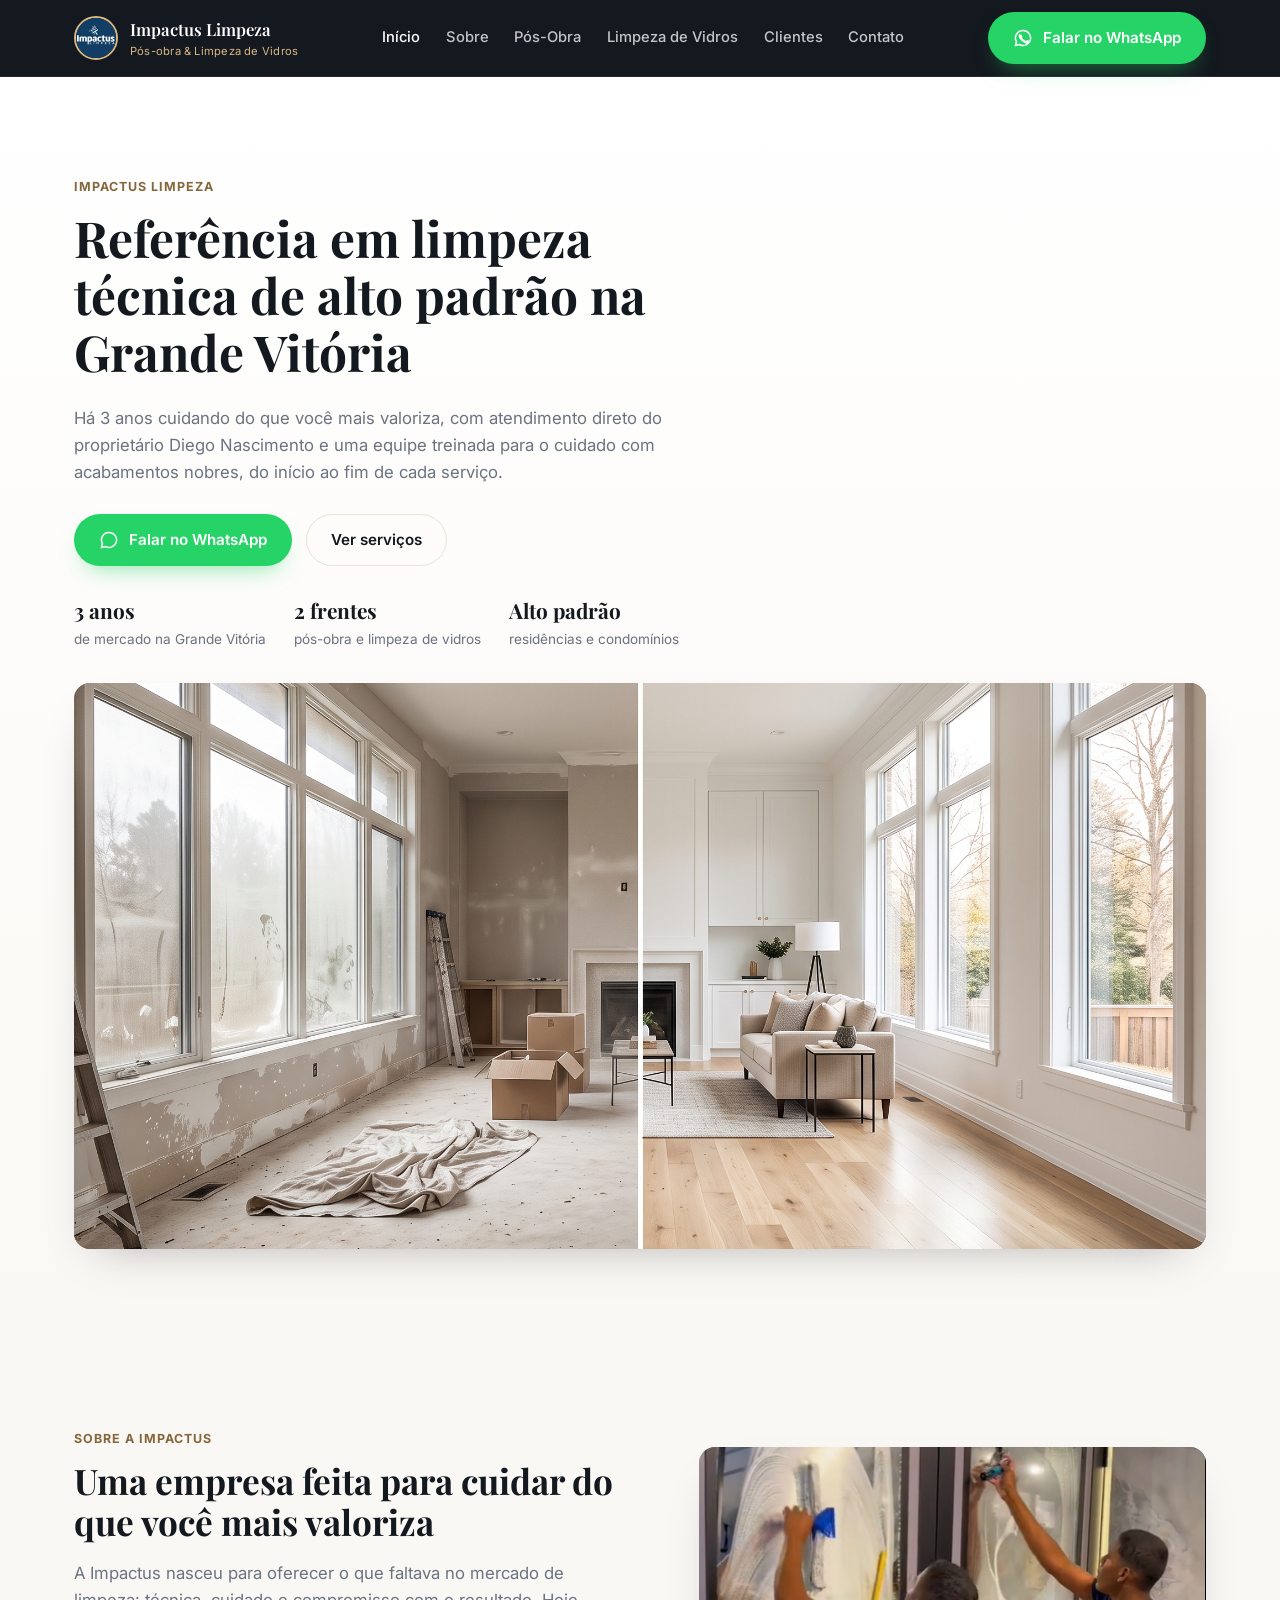
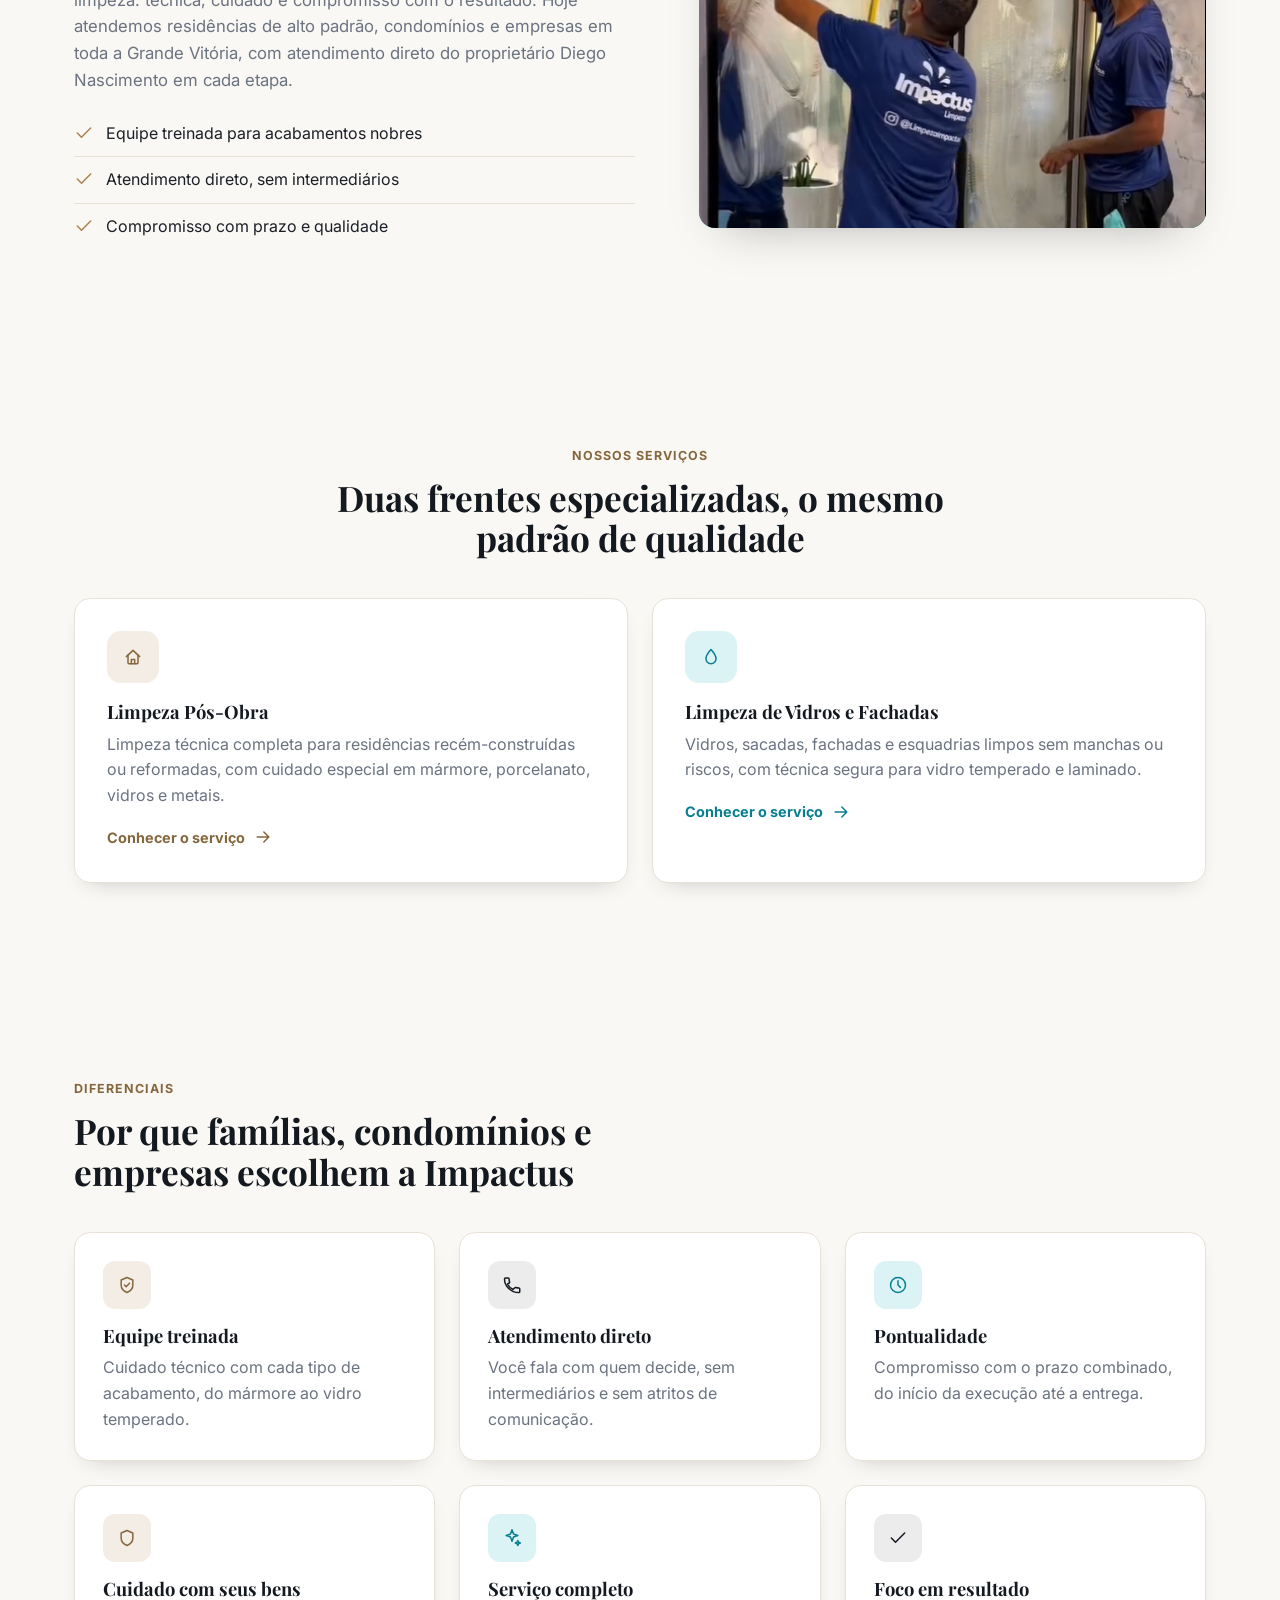
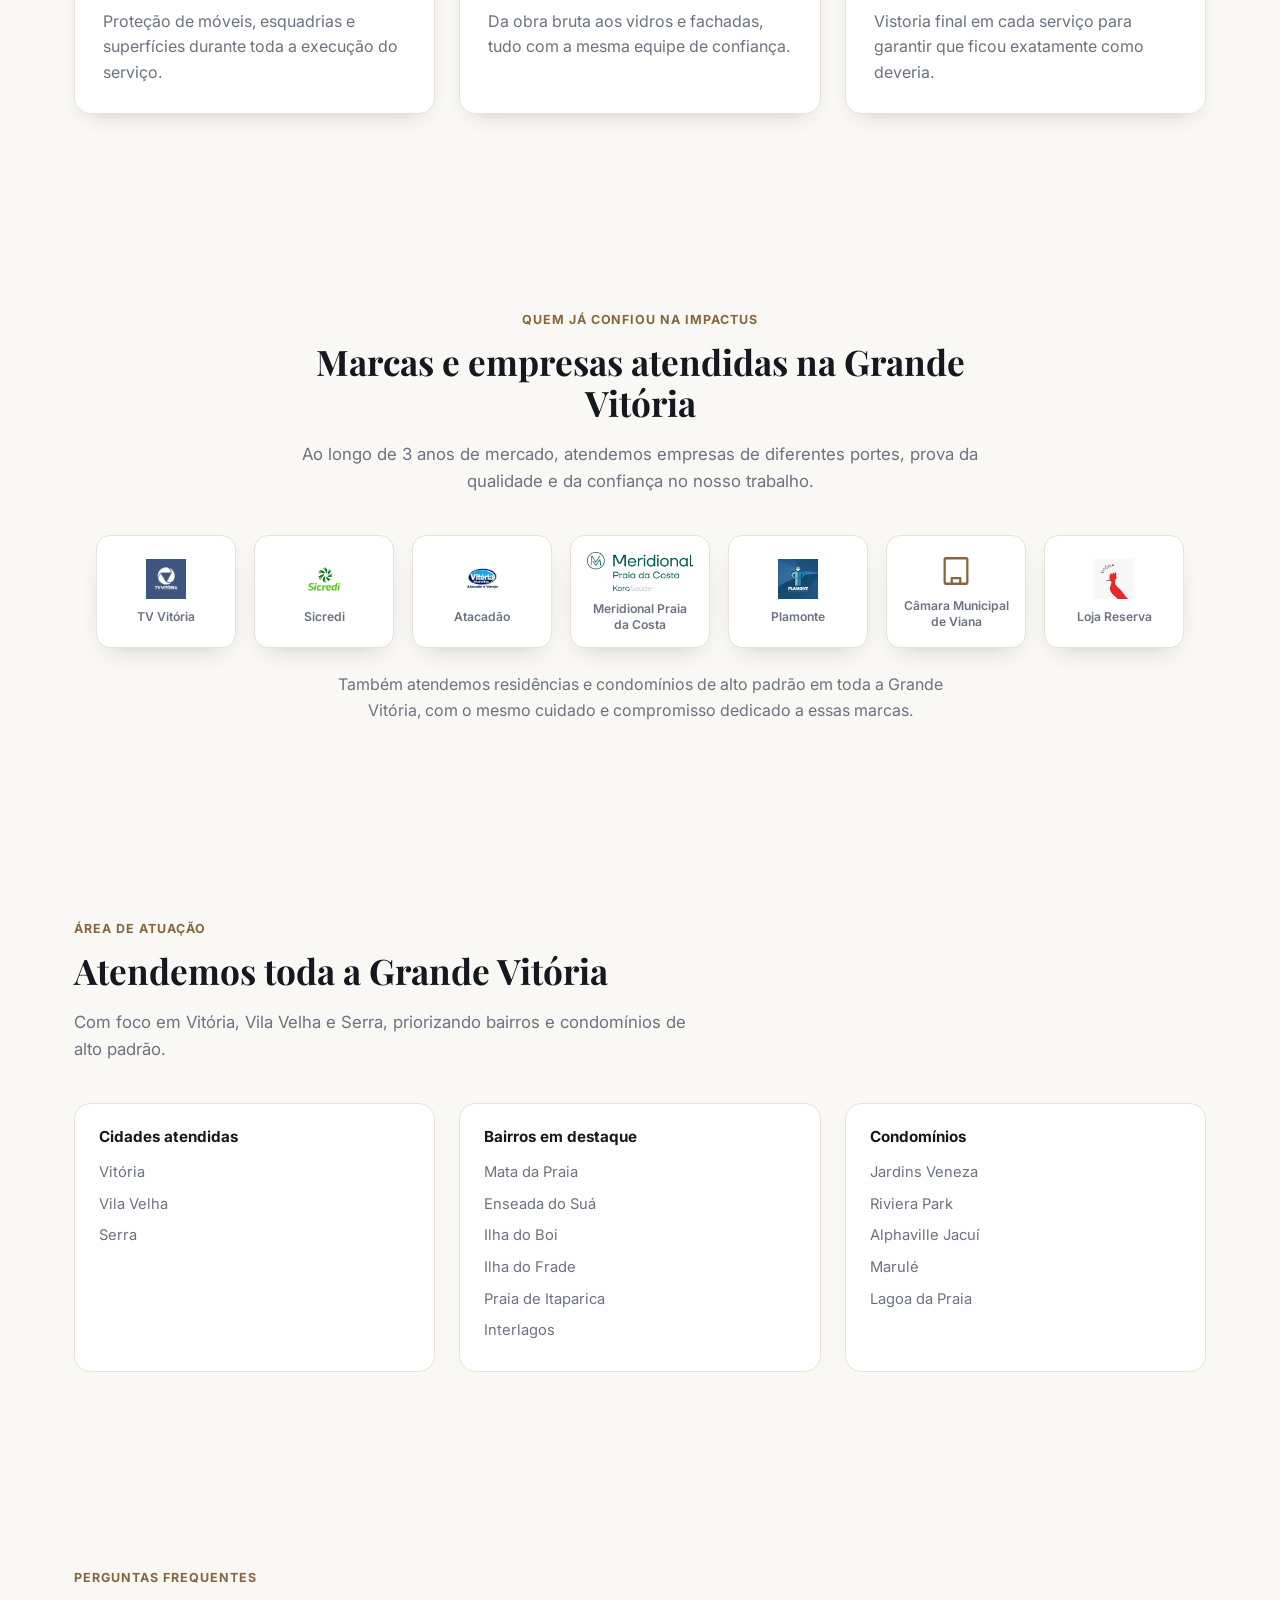
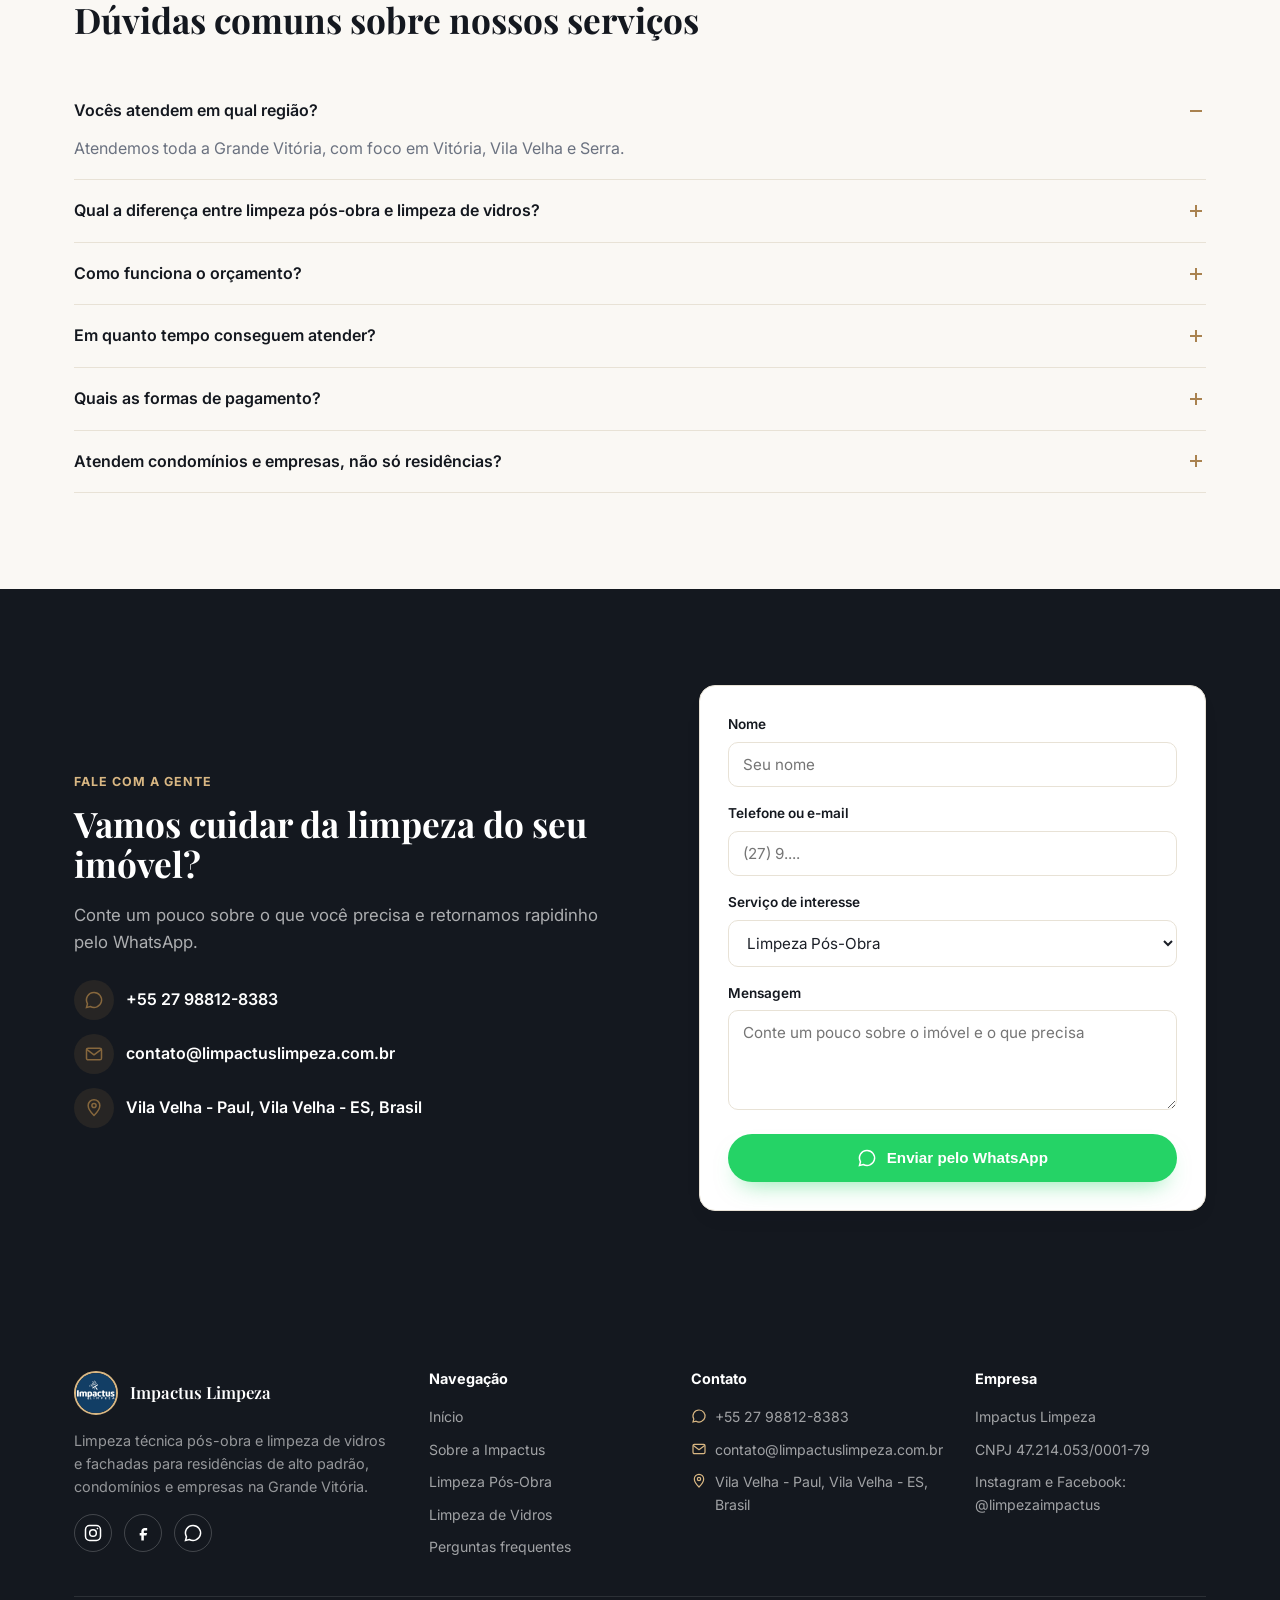
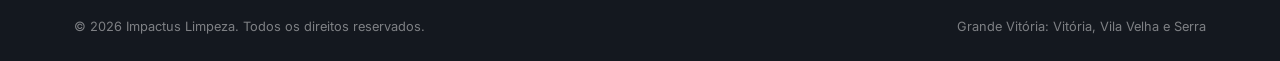
<file: index.html>
<!DOCTYPE html>
<html lang="pt-BR">
<head>
<!-- Google Tag Manager -->
<script>(function(w,d,s,l,i){w[l]=w[l]||[];w[l].push({'gtm.start':
new Date().getTime(),event:'gtm.js'});var f=d.getElementsByTagName(s)[0],
j=d.createElement(s),dl=l!='dataLayer'?'&l='+l:'';j.async=true;j.src=
'https://www.googletagmanager.com/gtm.js?id='+i+dl;f.parentNode.insertBefore(j,f);
})(window,document,'script','dataLayer','GTM-KTG7ZKSV');</script>
<!-- End Google Tag Manager -->
<meta charset="UTF-8">
<meta name="viewport" content="width=device-width, initial-scale=1.0">
<title>Impactus Limpeza | Pós-Obra e Limpeza de Vidros em Vitória, Vila Velha e Serra</title>
<meta name="description" content="Limpeza pós-obra e limpeza de vidros e fachadas para residências de alto padrão, condomínios e empresas na Grande Vitória. Atendimento direto, equipe especializada, orçamento pelo WhatsApp.">
<link rel="canonical" href="https://limpactuslimpeza.com.br/">
<meta property="og:type" content="website">
<meta property="og:locale" content="pt_BR">
<meta property="og:site_name" content="Impactus Limpeza">
<meta property="og:title" content="Impactus Limpeza | Pós-Obra e Limpeza de Vidros em Vitória, Vila Velha e Serra">
<meta property="og:description" content="Limpeza pós-obra e limpeza de vidros e fachadas para residências de alto padrão, condomínios e empresas na Grande Vitória. Atendimento direto, equipe especializada, orçamento pelo WhatsApp.">
<meta property="og:url" content="https://limpactuslimpeza.com.br/">
<meta property="og:image" content="https://limpactuslimpeza.com.br/assets/logo.jpg">
<meta name="twitter:card" content="summary_large_image">
<meta name="twitter:title" content="Impactus Limpeza | Pós-Obra e Limpeza de Vidros em Vitória, Vila Velha e Serra">
<meta name="twitter:description" content="Limpeza pós-obra e limpeza de vidros e fachadas para residências de alto padrão, condomínios e empresas na Grande Vitória.">
<meta name="twitter:image" content="https://limpactuslimpeza.com.br/assets/logo.jpg">
<link rel="icon" type="image/jpeg" href="assets/logo.jpg">
<link rel="preconnect" href="https://fonts.googleapis.com">
<link rel="preconnect" href="https://fonts.gstatic.com" crossorigin>
<link href="https://fonts.googleapis.com/css2?family=Playfair+Display:wght@500;600;700&family=Inter:wght@400;500;600;700&display=swap" rel="stylesheet">
<link rel="stylesheet" href="assets/css/style.css">
<link rel="stylesheet" href="assets/css/home.css">
<script type="application/ld+json">
{
  "@context": "https://schema.org",
  "@graph": [
    {
      "@type": "LocalBusiness",
      "@id": "https://limpactuslimpeza.com.br/#organization",
      "name": "Impactus Limpeza",
      "image": "https://limpactuslimpeza.com.br/assets/logo.jpg",
      "logo": "https://limpactuslimpeza.com.br/assets/logo.jpg",
      "url": "https://limpactuslimpeza.com.br/",
      "telephone": "+5527988128383",
      "email": "contato@limpactuslimpeza.com.br",
      "priceRange": "$$",
      "description": "Limpeza técnica pós-obra e limpeza de vidros e fachadas para residências de alto padrão, condomínios e empresas na Grande Vitória.",
      "address": {
        "@type": "PostalAddress",
        "addressLocality": "Vila Velha",
        "addressRegion": "ES",
        "addressCountry": "BR"
      },
      "areaServed": [
        { "@type": "City", "name": "Vitória" },
        { "@type": "City", "name": "Vila Velha" },
        { "@type": "City", "name": "Serra" }
      ],
      "sameAs": [
        "https://instagram.com/limpezaimpactus",
        "https://facebook.com/limpezaimpactus"
      ],
      "makesOffer": [
        {
          "@type": "Offer",
          "itemOffered": {
            "@type": "Service",
            "name": "Limpeza Pós-Obra",
            "url": "https://limpactuslimpeza.com.br/posobra/"
          }
        },
        {
          "@type": "Offer",
          "itemOffered": {
            "@type": "Service",
            "name": "Limpeza de Vidros e Fachadas",
            "url": "https://limpactuslimpeza.com.br/vidro/"
          }
        }
      ]
    },
    {
      "@type": "WebSite",
      "url": "https://limpactuslimpeza.com.br/",
      "name": "Impactus Limpeza",
      "inLanguage": "pt-BR",
      "publisher": { "@id": "https://limpactuslimpeza.com.br/#organization" }
    }
  ]
}
</script>
</head>
<body>
<!-- Google Tag Manager (noscript) -->
<noscript><iframe src="https://www.googletagmanager.com/ns.html?id=GTM-KTG7ZKSV"
height="0" width="0" style="display:none;visibility:hidden"></iframe></noscript>
<!-- End Google Tag Manager (noscript) -->

<header class="site-header">
  <div class="container">
    <a href="./" class="brand">
      <span class="mark">
        <img src="assets/logo.jpg" alt="Impactus Limpeza">
      </span>
      <span>Impactus Limpeza<small>Pós-obra &amp; Limpeza de Vidros</small></span>
    </a>
    <nav class="main-nav" data-nav>
      <a href="./" class="active" data-top>Início</a>
      <a href="#sobre">Sobre</a>
      <a href="posobra/">Pós-Obra</a>
      <a href="vidro/">Limpeza de Vidros</a>
      <a href="#clientes">Clientes</a>
      <a href="#contato">Contato</a>
    </nav>
    <div class="header-actions">
      <a class="btn btn-whatsapp" href="https://wa.me/5527988128383?text=Ol%C3%A1!%20Vim%20pelo%20site%20e%20gostaria%20de%20um%20or%C3%A7amento." target="_blank" rel="noopener">
        <svg viewBox="0 0 24 24" fill="currentColor"><path d="M12 3a9 9 0 0 0-7.8 13.5L3 21l4.6-1.2A9 9 0 1 0 12 3z" opacity="0"/><path d="M12 3a9 9 0 0 0-7.8 13.5L3 21l4.6-1.2A9 9 0 1 0 12 3z" fill="none" stroke="currentColor" stroke-width="1.8"/><path d="M8.5 8.3c.2-.5.5-.5.8-.5h.6c.2 0 .4 0 .6.4.2.5.7 1.7.7 1.8.1.2.1.3 0 .5-.1.2-.2.3-.3.5-.2.2-.3.3-.1.6.2.4.9 1.4 1.9 2.3 1.3 1.1 2.4 1.5 2.8 1.6.2.1.4.1.5-.1.2-.2.6-.7.8-.9.2-.2.3-.2.6-.1.2.1 1.6.8 1.9 1 .3.1.5.2.6.3.1.2.1.9-.2 1.5-.3.7-1.6 1.4-2.2 1.4-.6.1-1.2.1-3.9-1-3.3-1.4-5.3-4.7-5.5-4.9-.2-.2-1.3-1.7-1.3-3.3 0-1.6.8-2.3 1.1-2.7z"/></svg>
        <span class="long">Falar no WhatsApp</span>
      </a>
      <button class="nav-toggle" data-nav-toggle aria-label="Abrir menu" aria-expanded="false">
        <svg viewBox="0 0 24 24" fill="none" stroke="currentColor" stroke-width="1.8" stroke-linecap="round"><path d="M4 7h16M4 12h16M4 17h16"/></svg>
      </button>
    </div>
  </div>
</header>

<main>

  <section class="hero-home" id="hero">
    <div class="container">
      <div class="two-col">
        <div>
          <p class="eyebrow">Impactus Limpeza</p>
          <h1>Referência em limpeza técnica de alto padrão na Grande Vitória</h1>
          <p class="section-lead">Há 3 anos cuidando do que você mais valoriza, com atendimento direto do proprietário Diego Nascimento e uma equipe treinada para o cuidado com acabamentos nobres, do início ao fim de cada serviço.</p>
          <div class="hero-actions">
            <a class="btn btn-whatsapp" href="https://wa.me/5527988128383?text=Ol%C3%A1!%20Vim%20pelo%20site%20e%20gostaria%20de%20um%20or%C3%A7amento." target="_blank" rel="noopener">
              <svg viewBox="0 0 24 24" fill="none" stroke="currentColor" stroke-width="1.8"><path d="M12 3a9 9 0 0 0-7.8 13.5L3 21l4.6-1.2A9 9 0 1 0 12 3z"/></svg>
              Falar no WhatsApp
            </a>
            <a class="btn btn-outline" href="#servicos">Ver serviços</a>
          </div>
          <div class="hero-stats stats">
            <div class="stat"><b>3 anos</b><span>de mercado na Grande Vitória</span></div>
            <div class="stat"><b>2 frentes</b><span>pós-obra e limpeza de vidros</span></div>
            <div class="stat"><b>Alto padrão</b><span>residências e condomínios</span></div>
          </div>
        </div>
        <div class="media-frame gold-tone reveal">
          <img src="assets/antesxdepois.jpg" alt="Antes e depois de uma limpeza pós-obra realizada pela Impactus" loading="lazy">
        </div>
      </div>
    </div>
  </section>

  <section id="sobre">
    <div class="container">
      <div class="two-col">
        <div class="media-frame cyan-tone reveal" style="order:2">
          <img src="assets/trabalhovidro.png" alt="Equipe Impactus em ação na limpeza de vidros" loading="lazy">
        </div>
        <div class="reveal">
          <p class="eyebrow">Sobre a Impactus</p>
          <h2 class="section-title">Uma empresa feita para cuidar do que você mais valoriza</h2>
          <p class="section-lead">A Impactus nasceu para oferecer o que faltava no mercado de limpeza: técnica, cuidado e compromisso com o resultado. Hoje atendemos residências de alto padrão, condomínios e empresas em toda a Grande Vitória, com atendimento direto do proprietário Diego Nascimento em cada etapa.</p>
          <ul class="check-list">
            <li><svg viewBox="0 0 24 24" fill="none" stroke="currentColor" stroke-width="1.8" stroke-linecap="round" stroke-linejoin="round"><path d="M20 6 9 17l-5-5"/></svg> Equipe treinada para acabamentos nobres</li>
            <li><svg viewBox="0 0 24 24" fill="none" stroke="currentColor" stroke-width="1.8" stroke-linecap="round" stroke-linejoin="round"><path d="M20 6 9 17l-5-5"/></svg> Atendimento direto, sem intermediários</li>
            <li><svg viewBox="0 0 24 24" fill="none" stroke="currentColor" stroke-width="1.8" stroke-linecap="round" stroke-linejoin="round"><path d="M20 6 9 17l-5-5"/></svg> Compromisso com prazo e qualidade</li>
          </ul>
        </div>
      </div>
    </div>
  </section>

  <section id="servicos">
    <div class="container">
      <div class="section-head center">
        <p class="eyebrow">Nossos serviços</p>
        <h2 class="section-title">Duas frentes especializadas, o mesmo padrão de qualidade</h2>
      </div>
      <div class="service-cards">
        <a href="posobra/" class="service-card tone-gold reveal">
          <span class="service-icon">
            <svg viewBox="0 0 24 24" fill="none" stroke="currentColor" stroke-width="1.8" stroke-linecap="round" stroke-linejoin="round"><path d="M4 11.5 12 4l8 7.5"/><path d="M6 10v9a1 1 0 0 0 1 1h10a1 1 0 0 0 1-1v-9"/><path d="M10 20v-5h4v5"/></svg>
          </span>
          <h3>Limpeza Pós-Obra</h3>
          <p>Limpeza técnica completa para residências recém-construídas ou reformadas, com cuidado especial em mármore, porcelanato, vidros e metais.</p>
          <span class="service-link">Conhecer o serviço
            <svg viewBox="0 0 24 24" fill="none" stroke="currentColor" stroke-width="1.8" stroke-linecap="round" stroke-linejoin="round"><path d="M5 12h14M13 6l6 6-6 6"/></svg>
          </span>
        </a>
        <a href="vidro/" class="service-card tone-cyan reveal">
          <span class="service-icon">
            <svg viewBox="0 0 24 24" fill="none" stroke="currentColor" stroke-width="1.8" stroke-linecap="round" stroke-linejoin="round"><path d="M12 3s6 6.5 6 11a6 6 0 0 1-12 0c0-4.5 6-11 6-11z"/></svg>
          </span>
          <h3>Limpeza de Vidros e Fachadas</h3>
          <p>Vidros, sacadas, fachadas e esquadrias limpos sem manchas ou riscos, com técnica segura para vidro temperado e laminado.</p>
          <span class="service-link">Conhecer o serviço
            <svg viewBox="0 0 24 24" fill="none" stroke="currentColor" stroke-width="1.8" stroke-linecap="round" stroke-linejoin="round"><path d="M5 12h14M13 6l6 6-6 6"/></svg>
          </span>
        </a>
      </div>
    </div>
  </section>

  <section id="diferenciais">
    <div class="container">
      <div class="section-head">
        <p class="eyebrow">Diferenciais</p>
        <h2 class="section-title">Por que famílias, condomínios e empresas escolhem a Impactus</h2>
      </div>
      <div class="grid grid-3">
        <div class="card reveal">
          <span class="icon-tile gold"><svg viewBox="0 0 24 24" fill="none" stroke="currentColor" stroke-width="1.8" stroke-linecap="round" stroke-linejoin="round"><path d="M12 3l7 3v6c0 4.5-3 7.5-7 9-4-1.5-7-4.5-7-9V6l7-3z"/><path d="M9 12l2 2 4-4"/></svg></span>
          <h3>Equipe treinada</h3>
          <p>Cuidado técnico com cada tipo de acabamento, do mármore ao vidro temperado.</p>
        </div>
        <div class="card reveal">
          <span class="icon-tile ink"><svg viewBox="0 0 24 24" fill="none" stroke="currentColor" stroke-width="1.8" stroke-linecap="round" stroke-linejoin="round"><path d="M6.6 10.8c1.4 2.8 3.8 5.2 6.6 6.6l2.2-2.2c.3-.3.7-.4 1.1-.3 1.2.4 2.5.6 3.8.6.6 0 1 .4 1 1V20c0 .6-.4 1-1 1C10.6 21 3 13.4 3 4.7c0-.6.4-1 1-1h3.5c.6 0 1 .4 1 1 0 1.3.2 2.6.6 3.8.1.4 0 .8-.3 1.1L6.6 10.8z"/></svg></span>
          <h3>Atendimento direto</h3>
          <p>Você fala com quem decide, sem intermediários e sem atritos de comunicação.</p>
        </div>
        <div class="card reveal">
          <span class="icon-tile cyan"><svg viewBox="0 0 24 24" fill="none" stroke="currentColor" stroke-width="1.8" stroke-linecap="round" stroke-linejoin="round"><circle cx="12" cy="12" r="9"/><path d="M12 7v5l3 3"/></svg></span>
          <h3>Pontualidade</h3>
          <p>Compromisso com o prazo combinado, do início da execução até a entrega.</p>
        </div>
        <div class="card reveal">
          <span class="icon-tile gold"><svg viewBox="0 0 24 24" fill="none" stroke="currentColor" stroke-width="1.8" stroke-linecap="round" stroke-linejoin="round"><path d="M12 3l7 3v6c0 4.5-3 7.5-7 9-4-1.5-7-4.5-7-9V6l7-3z"/></svg></span>
          <h3>Cuidado com seus bens</h3>
          <p>Proteção de móveis, esquadrias e superfícies durante toda a execução do serviço.</p>
        </div>
        <div class="card reveal">
          <span class="icon-tile cyan"><svg viewBox="0 0 24 24" fill="none" stroke="currentColor" stroke-width="1.8" stroke-linecap="round" stroke-linejoin="round"><path d="M12 2l1.8 5.2L19 9l-5.2 1.8L12 16l-1.8-5.2L5 9l5.2-1.8L12 2z"/><path d="M19 15l.9 2.1L22 18l-2.1.9L19 21l-.9-2.1L16 18l2.1-.9L19 15z"/></svg></span>
          <h3>Serviço completo</h3>
          <p>Da obra bruta aos vidros e fachadas, tudo com a mesma equipe de confiança.</p>
        </div>
        <div class="card reveal">
          <span class="icon-tile ink"><svg viewBox="0 0 24 24" fill="none" stroke="currentColor" stroke-width="1.8" stroke-linecap="round" stroke-linejoin="round"><path d="M20 6 9 17l-5-5"/></svg></span>
          <h3>Foco em resultado</h3>
          <p>Vistoria final em cada serviço para garantir que ficou exatamente como deveria.</p>
        </div>
      </div>
    </div>
  </section>

  <section id="clientes" class="trust-section">
    <div class="container">
      <div class="section-head center">
        <p class="eyebrow">Quem já confiou na Impactus</p>
        <h2 class="section-title">Marcas e empresas atendidas na Grande Vitória</h2>
        <p class="section-lead">Ao longo de 3 anos de mercado, atendemos empresas de diferentes portes, prova da qualidade e da confiança no nosso trabalho.</p>
      </div>
      <div class="trust-logos reveal">
        <div class="trust-logo"><img src="assets/tvvitoria.png" alt="TV Vitória" loading="lazy"><span>TV Vitória</span></div>
        <div class="trust-logo"><img src="assets/sicredi.png" alt="Sicredi" loading="lazy"><span>Sicredi</span></div>
        <div class="trust-logo"><img src="assets/atacadao.jpg" alt="Atacadão" loading="lazy"><span>Atacadão</span></div>
        <div class="trust-logo"><img src="assets/LogoMeridional.png" alt="Meridional Praia da Costa" loading="lazy"><span>Meridional Praia da Costa</span></div>
        <div class="trust-logo"><img src="assets/plamonte.jpg" alt="Plamonte Engenharia" loading="lazy"><span>Plamonte</span></div>
        <div class="trust-logo">
          <svg class="icon-fallback" viewBox="0 0 24 24" fill="none" stroke="currentColor" stroke-width="1.6" stroke-linecap="round" stroke-linejoin="round"><rect x="4" y="3" width="16" height="18" rx="1"/><path d="M9 21v-4h6v4"/></svg>
          <span>Câmara Municipal de Viana</span>
        </div>
        <div class="trust-logo"><img src="assets/reservavitoria.jpg" alt="Loja Reserva" loading="lazy"><span>Loja Reserva</span></div>
      </div>
      <p class="trust-note">Também atendemos residências e condomínios de alto padrão em toda a Grande Vitória, com o mesmo cuidado e compromisso dedicado a essas marcas.</p>
    </div>
  </section>

  <section id="area">
    <div class="container">
      <div class="section-head">
        <p class="eyebrow">Área de atuação</p>
        <h2 class="section-title">Atendemos toda a Grande Vitória</h2>
        <p class="section-lead">Com foco em Vitória, Vila Velha e Serra, priorizando bairros e condomínios de alto padrão.</p>
      </div>
      <div class="area-list">
        <div class="area-card reveal">
          <h4>Cidades atendidas</h4>
          <ul><li>Vitória</li><li>Vila Velha</li><li>Serra</li></ul>
        </div>
        <div class="area-card reveal">
          <h4>Bairros em destaque</h4>
          <ul><li>Mata da Praia</li><li>Enseada do Suá</li><li>Ilha do Boi</li><li>Ilha do Frade</li><li>Praia de Itaparica</li><li>Interlagos</li></ul>
        </div>
        <div class="area-card reveal">
          <h4>Condomínios</h4>
          <ul><li>Jardins Veneza</li><li>Riviera Park</li><li>Alphaville Jacuí</li><li>Marulé</li><li>Lagoa da Praia</li></ul>
        </div>
      </div>
    </div>
  </section>

  <section id="faq">
    <div class="container">
      <div class="section-head">
        <p class="eyebrow">Perguntas frequentes</p>
        <h2 class="section-title">Dúvidas comuns sobre nossos serviços</h2>
      </div>
      <div>
        <details class="faq-item" open>
          <summary>Vocês atendem em qual região? <span class="faq-icon"></span></summary>
          <p>Atendemos toda a Grande Vitória, com foco em Vitória, Vila Velha e Serra.</p>
        </details>
        <details class="faq-item">
          <summary>Qual a diferença entre limpeza pós-obra e limpeza de vidros? <span class="faq-icon"></span></summary>
          <p>A limpeza pós-obra é o serviço completo realizado após uma construção ou reforma. A limpeza de vidros é focada em vidros, fachadas, sacadas e esquadrias, e pode ser contratada avulsa, sem precisar de uma obra recente.</p>
        </details>
        <details class="faq-item">
          <summary>Como funciona o orçamento? <span class="faq-icon"></span></summary>
          <p>Enviamos um valor com base na metragem, no tipo de serviço e no estado do imóvel, sem compromisso.</p>
        </details>
        <details class="faq-item">
          <summary>Em quanto tempo conseguem atender? <span class="faq-icon"></span></summary>
          <p>Normalmente entre 24 e 48h após a aprovação do orçamento, dependendo da agenda.</p>
        </details>
        <details class="faq-item">
          <summary>Quais as formas de pagamento? <span class="faq-icon"></span></summary>
          <p>Aceitamos cartão, Pix e transferência bancária.</p>
        </details>
        <details class="faq-item">
          <summary>Atendem condomínios e empresas, não só residências? <span class="faq-icon"></span></summary>
          <p>Sim. Além de residências de alto padrão, atendemos áreas comuns de condomínios e empresas.</p>
        </details>
      </div>
    </div>
  </section>

  <section id="contato" class="cta-section">
    <div class="container">
      <div class="two-col">
        <div>
          <p class="eyebrow">Fale com a gente</p>
          <h2 class="section-title">Vamos cuidar da limpeza do seu imóvel?</h2>
          <p class="section-lead">Conte um pouco sobre o que você precisa e retornamos rapidinho pelo WhatsApp.</p>
          <div class="contact-direct">
            <a href="https://wa.me/5527988128383" target="_blank" rel="noopener">
              <span class="ic"><svg viewBox="0 0 24 24" fill="none" stroke="currentColor" stroke-width="1.8"><path d="M12 3a9 9 0 0 0-7.8 13.5L3 21l4.6-1.2A9 9 0 1 0 12 3z"/></svg></span>
              +55 27 98812-8383
            </a>
            <a href="mailto:contato@limpactuslimpeza.com.br">
              <span class="ic"><svg viewBox="0 0 24 24" fill="none" stroke="currentColor" stroke-width="1.8" stroke-linecap="round" stroke-linejoin="round"><rect x="3" y="5" width="18" height="14" rx="2"/><path d="m4 7 8 6 8-6"/></svg></span>
              contato@limpactuslimpeza.com.br
            </a>
            <a href="https://www.google.com/maps/search/?api=1&query=Vila+Velha+Paul+ES+Brasil" target="_blank" rel="noopener">
              <span class="ic"><svg viewBox="0 0 24 24" fill="none" stroke="currentColor" stroke-width="1.8" stroke-linecap="round" stroke-linejoin="round"><path d="M12 21s7-6.8 7-12a7 7 0 1 0-14 0c0 5.2 7 12 7 12z"/><circle cx="12" cy="9" r="2.5"/></svg></span>
              Vila Velha - Paul, Vila Velha - ES, Brasil
            </a>
          </div>
        </div>
        <form class="contact-form" data-whatsapp-form data-phone="5527988128383">
          <div class="form-row">
            <label for="nome">Nome</label>
            <input id="nome" name="nome" type="text" placeholder="Seu nome" required>
          </div>
          <div class="form-row">
            <label for="contato-campo">Telefone ou e-mail</label>
            <input id="contato-campo" name="contato" type="text" placeholder="(27) 9...." required>
          </div>
          <div class="form-row">
            <label for="servico">Serviço de interesse</label>
            <select id="servico" name="servico">
              <option>Limpeza Pós-Obra</option>
              <option>Limpeza de Vidros e Fachadas</option>
              <option>Ainda não sei</option>
            </select>
          </div>
          <div class="form-row">
            <label for="mensagem">Mensagem</label>
            <textarea id="mensagem" name="mensagem" placeholder="Conte um pouco sobre o imóvel e o que precisa"></textarea>
          </div>
          <button type="submit" class="btn btn-whatsapp btn-block">
            <svg viewBox="0 0 24 24" fill="none" stroke="currentColor" stroke-width="1.8"><path d="M12 3a9 9 0 0 0-7.8 13.5L3 21l4.6-1.2A9 9 0 1 0 12 3z"/></svg>
            Enviar pelo WhatsApp
          </button>
        </form>
      </div>
    </div>
  </section>

</main>

<footer class="site-footer">
  <div class="container">
    <div class="footer-grid">
      <div class="footer-about">
        <a href="./" class="brand">
          <span class="mark"><img src="assets/logo.jpg" alt="Impactus Limpeza"></span>
          <span>Impactus Limpeza</span>
        </a>
        <p>Limpeza técnica pós-obra e limpeza de vidros e fachadas para residências de alto padrão, condomínios e empresas na Grande Vitória.</p>
        <div class="footer-social">
          <a href="https://instagram.com/limpezaimpactus" target="_blank" rel="noopener" aria-label="Instagram">
            <svg viewBox="0 0 24 24" fill="none" stroke="currentColor" stroke-width="1.8"><rect x="3" y="3" width="18" height="18" rx="5"/><circle cx="12" cy="12" r="4"/><circle cx="17.3" cy="6.7" r="1" fill="currentColor" stroke="none"/></svg>
          </a>
          <a href="https://facebook.com/limpezaimpactus" target="_blank" rel="noopener" aria-label="Facebook">
            <svg viewBox="0 0 24 24" fill="currentColor"><path d="M14 9h3V6h-3c-2.2 0-4 1.8-4 4v2H8v3h2v6h3v-6h3l1-3h-4v-2c0-.6.4-1 1-1z"/></svg>
          </a>
          <a href="https://wa.me/5527988128383" target="_blank" rel="noopener" aria-label="WhatsApp">
            <svg viewBox="0 0 24 24" fill="none" stroke="currentColor" stroke-width="1.8"><path d="M12 3a9 9 0 0 0-7.8 13.5L3 21l4.6-1.2A9 9 0 1 0 12 3z"/></svg>
          </a>
        </div>
      </div>
      <div class="footer-col">
        <h4>Navegação</h4>
        <ul>
          <li><a href="./">Início</a></li>
          <li><a href="#sobre">Sobre a Impactus</a></li>
          <li><a href="posobra/">Limpeza Pós-Obra</a></li>
          <li><a href="vidro/">Limpeza de Vidros</a></li>
          <li><a href="#faq">Perguntas frequentes</a></li>
        </ul>
      </div>
      <div class="footer-col">
        <h4>Contato</h4>
        <ul>
          <li><svg viewBox="0 0 24 24" fill="none" stroke="currentColor" stroke-width="1.8"><path d="M12 3a9 9 0 0 0-7.8 13.5L3 21l4.6-1.2A9 9 0 1 0 12 3z"/></svg> +55 27 98812-8383</li>
          <li><svg viewBox="0 0 24 24" fill="none" stroke="currentColor" stroke-width="1.8" stroke-linecap="round" stroke-linejoin="round"><rect x="3" y="5" width="18" height="14" rx="2"/><path d="m4 7 8 6 8-6"/></svg> contato@limpactuslimpeza.com.br</li>
          <li><svg viewBox="0 0 24 24" fill="none" stroke="currentColor" stroke-width="1.8" stroke-linecap="round" stroke-linejoin="round"><path d="M12 21s7-6.8 7-12a7 7 0 1 0-14 0c0 5.2 7 12 7 12z"/><circle cx="12" cy="9" r="2.5"/></svg> Vila Velha - Paul, Vila Velha - ES, Brasil</li>
        </ul>
      </div>
      <div class="footer-col">
        <h4>Empresa</h4>
        <ul>
          <li>Impactus Limpeza</li>
          <li>CNPJ 47.214.053/0001-79</li>
          <li>Instagram e Facebook: @limpezaimpactus</li>
        </ul>
      </div>
    </div>
    <div class="footer-bottom">
      <span>&copy; <span data-year></span> Impactus Limpeza. Todos os direitos reservados.</span>
      <span>Grande Vitória: Vitória, Vila Velha e Serra</span>
    </div>
  </div>
</footer>

<a class="mobile-cta" href="https://wa.me/5527988128383?text=Ol%C3%A1!%20Vim%20pelo%20site%20e%20gostaria%20de%20um%20or%C3%A7amento." target="_blank" rel="noopener" aria-label="Falar no WhatsApp">
  <svg viewBox="0 0 24 24" fill="none" stroke="currentColor" stroke-width="1.8"><path d="M12 3a9 9 0 0 0-7.8 13.5L3 21l4.6-1.2A9 9 0 1 0 12 3z"/></svg>
</a>

<script src="assets/js/main.js"></script>
</body>
</html>
</file>
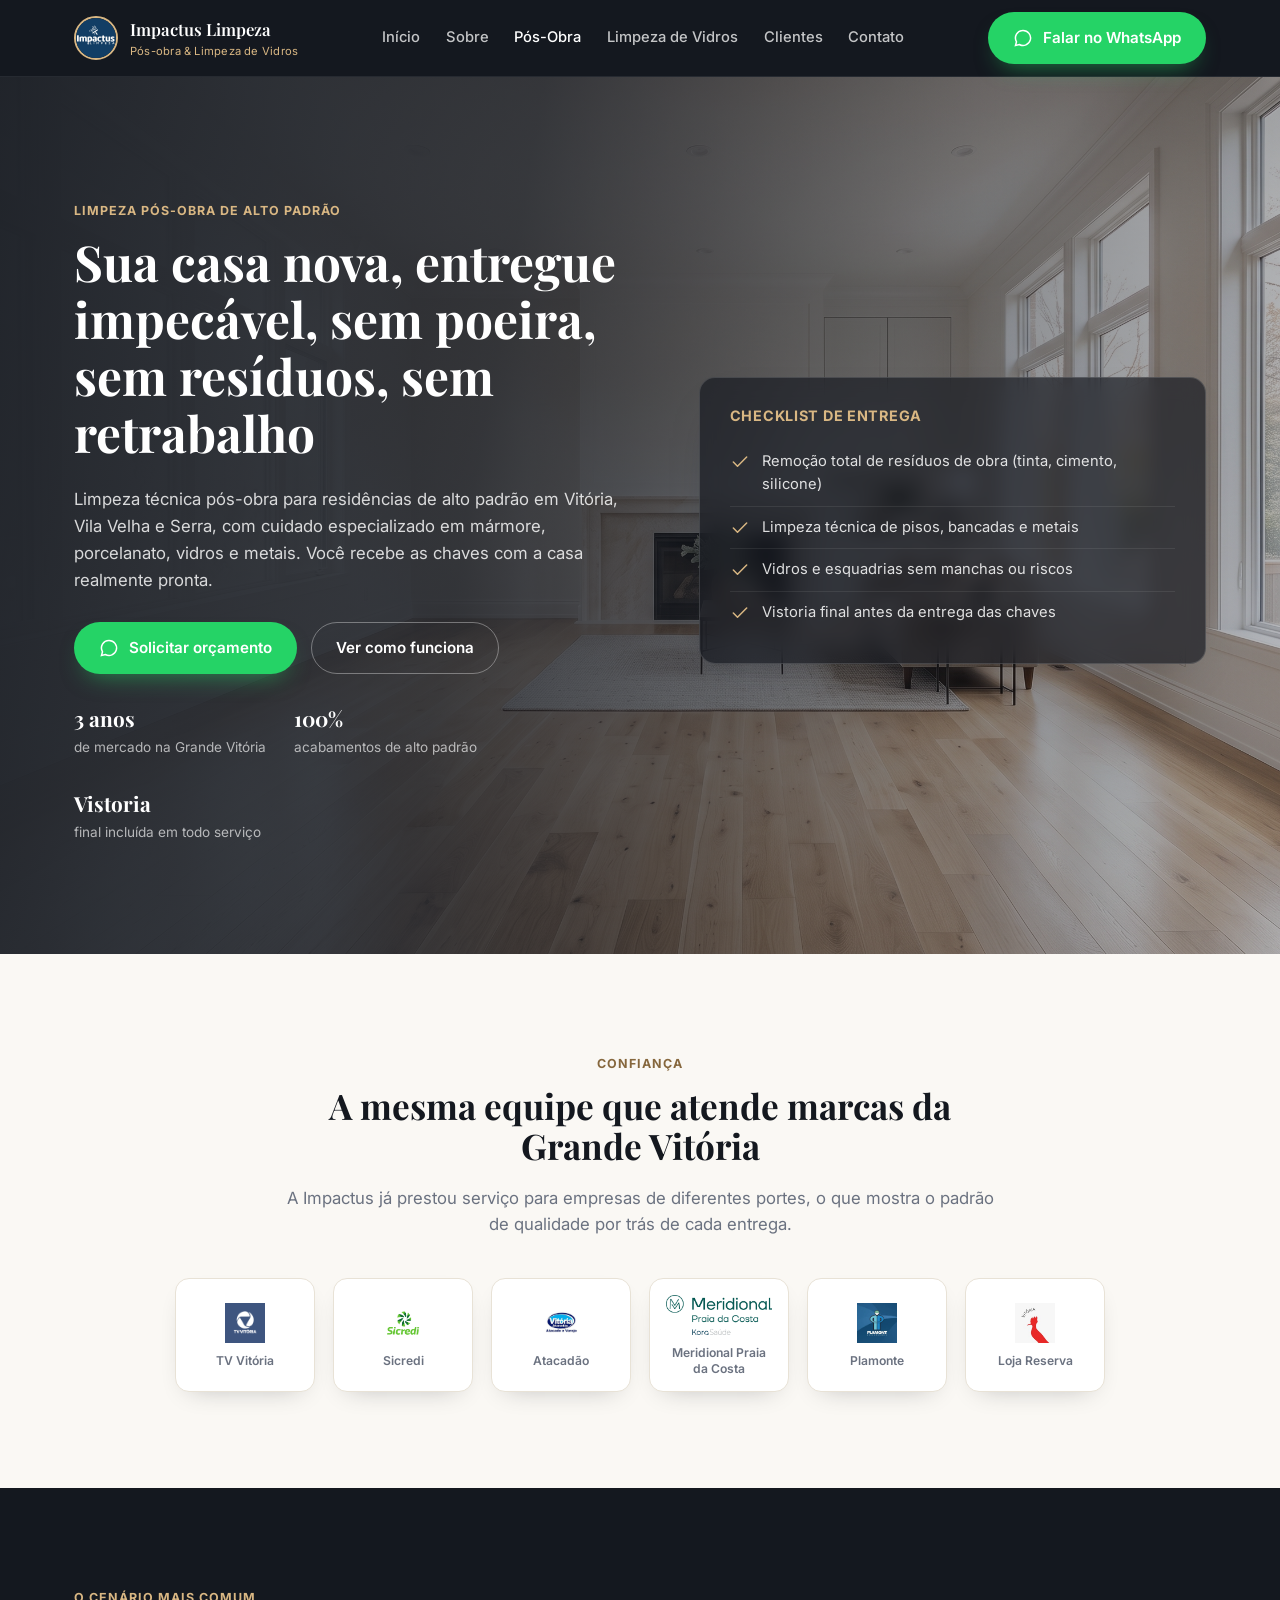
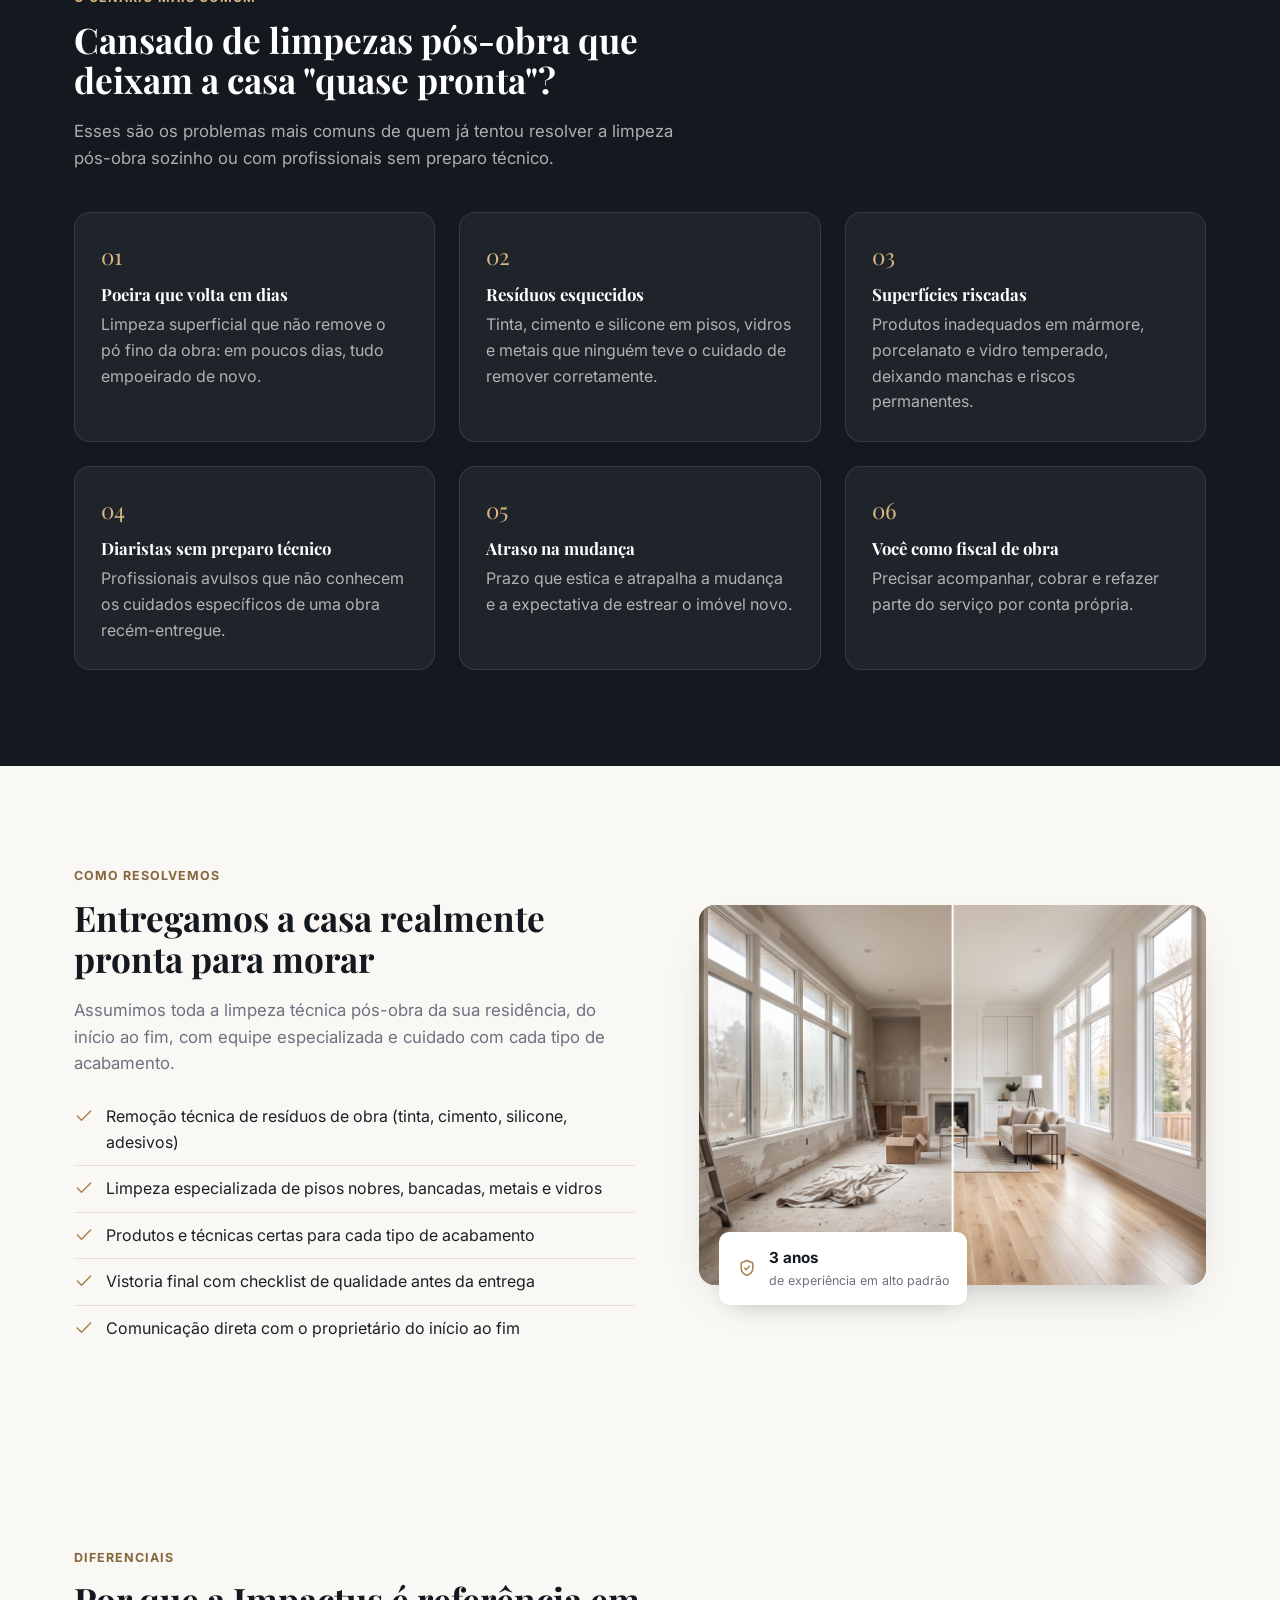
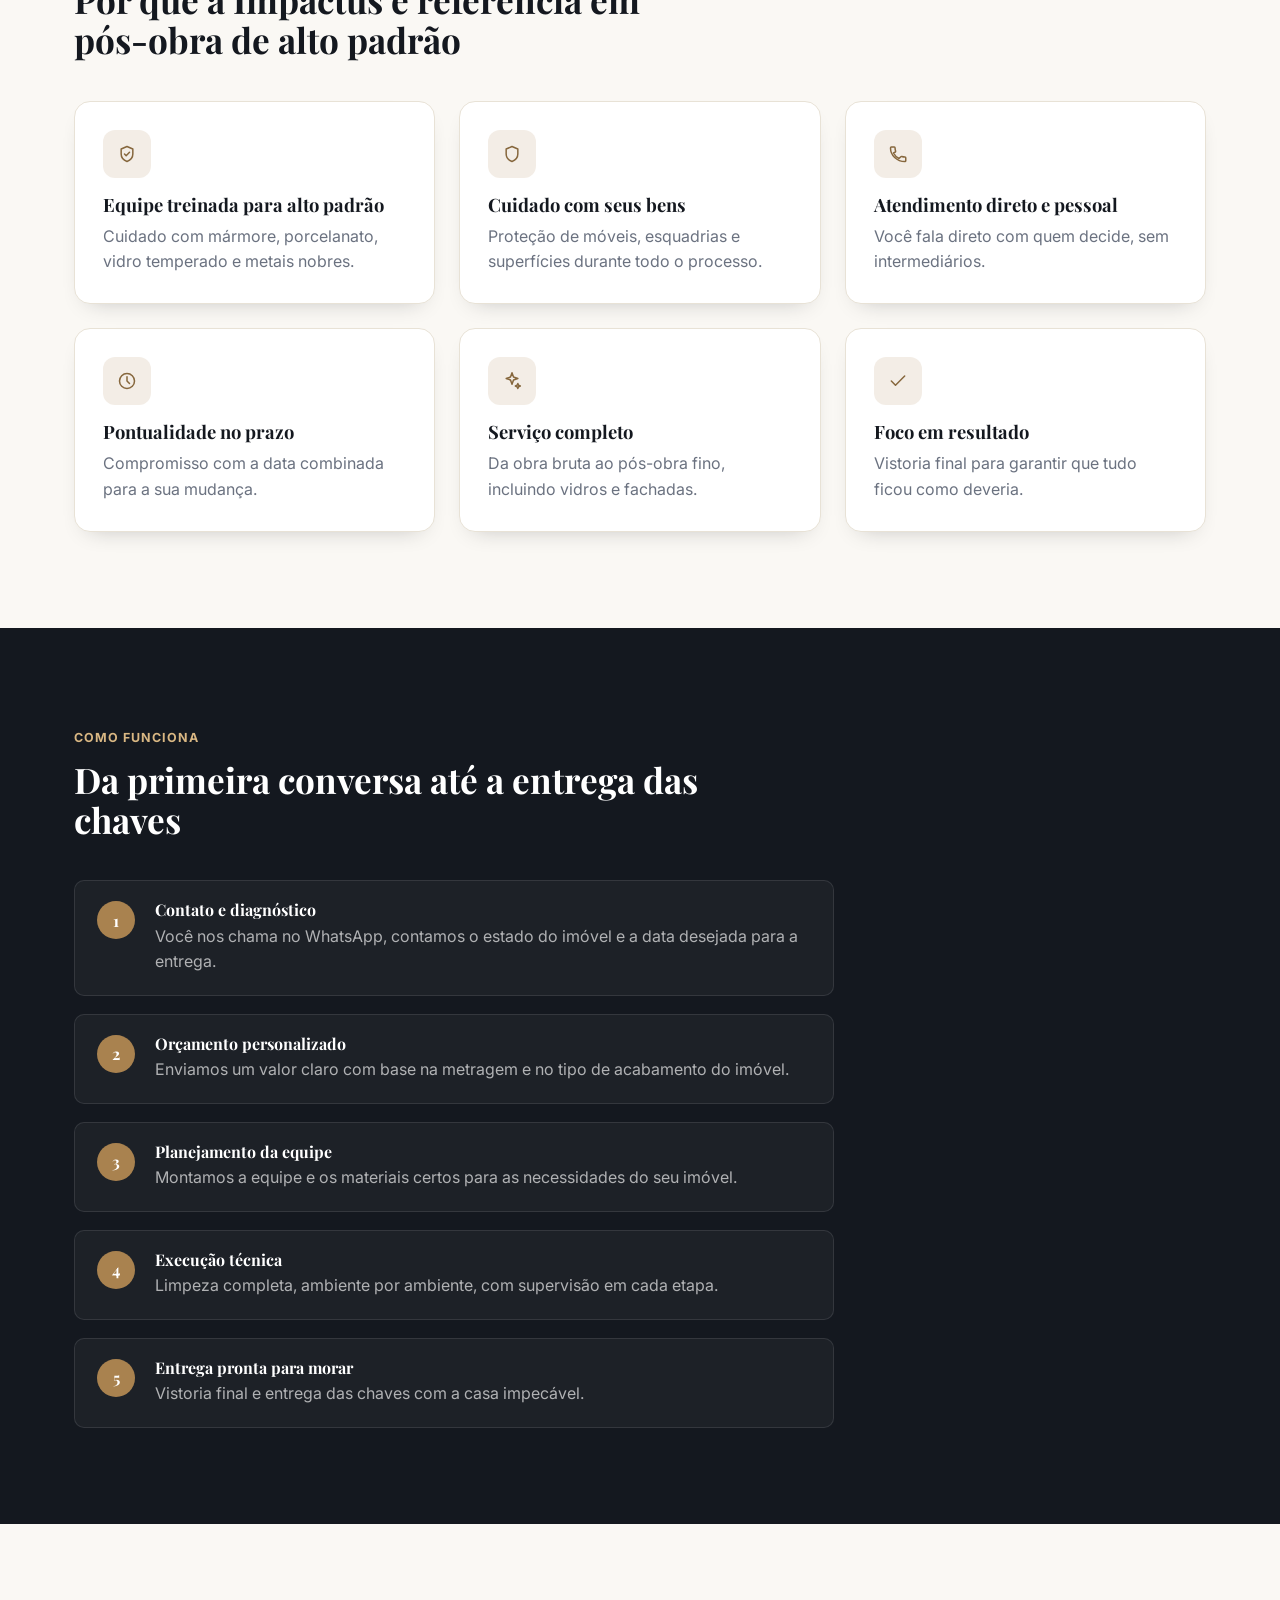
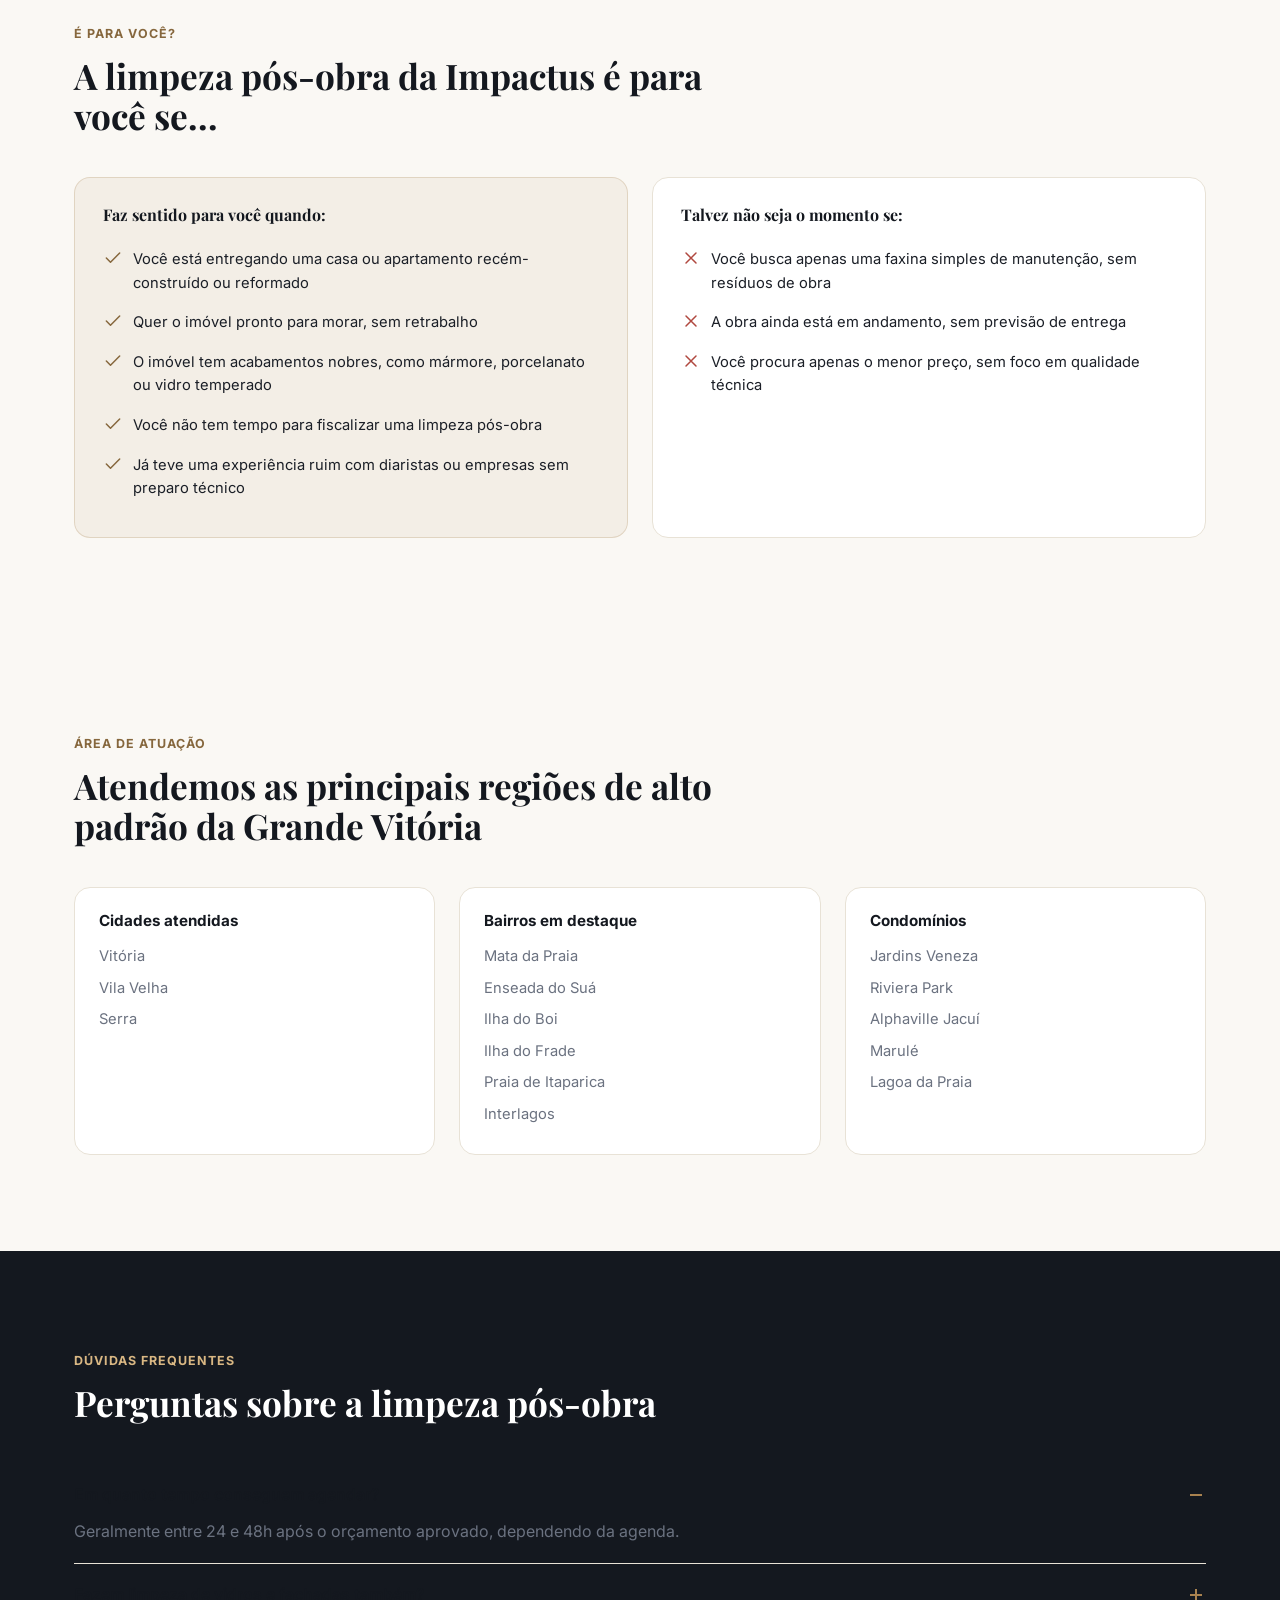
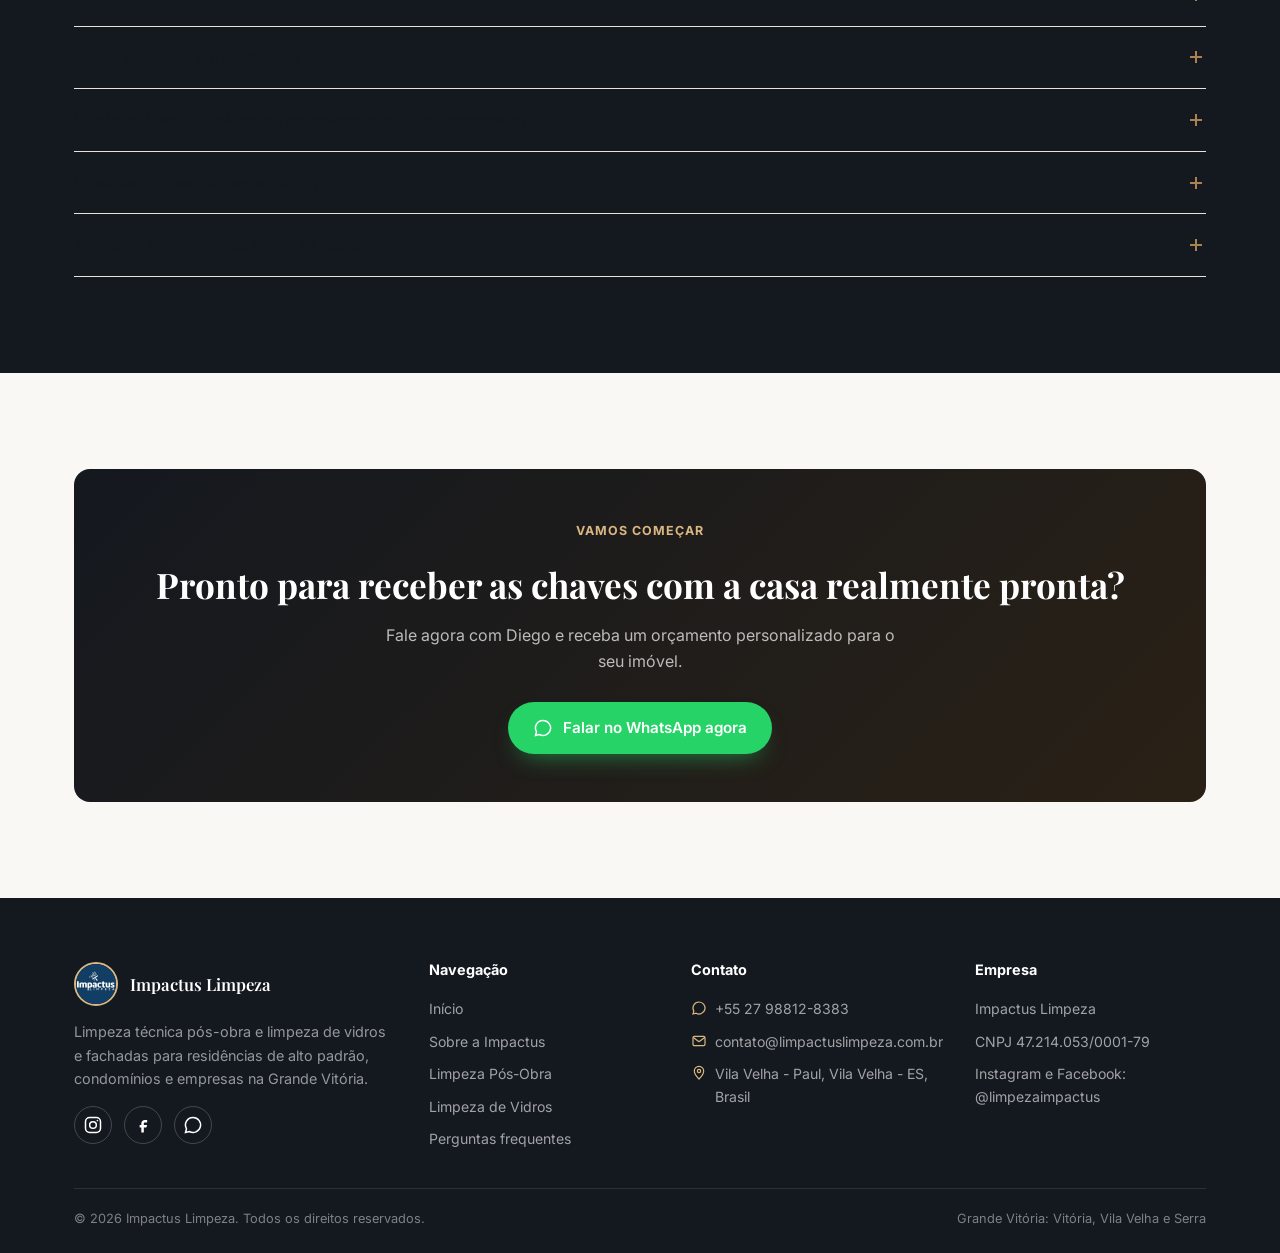
<file: posobra/index.html>
<!DOCTYPE html>
<html lang="pt-BR">
<head>
<!-- Google Tag Manager -->
<script>(function(w,d,s,l,i){w[l]=w[l]||[];w[l].push({'gtm.start':
new Date().getTime(),event:'gtm.js'});var f=d.getElementsByTagName(s)[0],
j=d.createElement(s),dl=l!='dataLayer'?'&l='+l:'';j.async=true;j.src=
'https://www.googletagmanager.com/gtm.js?id='+i+dl;f.parentNode.insertBefore(j,f);
})(window,document,'script','dataLayer','GTM-KTG7ZKSV');</script>
<!-- End Google Tag Manager -->
<meta charset="UTF-8">
<meta name="viewport" content="width=device-width, initial-scale=1.0">
<title>Limpeza Pós-Obra de Alto Padrão | Impactus Limpeza</title>
<meta name="description" content="Limpeza pós-obra técnica e especializada para residências de alto padrão em Vitória, Vila Velha e Serra. Cuidado com mármore, porcelanato, vidros e metais. Peça seu orçamento pelo WhatsApp.">
<link rel="canonical" href="https://limpactuslimpeza.com.br/posobra/">
<meta property="og:type" content="website">
<meta property="og:locale" content="pt_BR">
<meta property="og:site_name" content="Impactus Limpeza">
<meta property="og:title" content="Limpeza Pós-Obra de Alto Padrão | Impactus Limpeza">
<meta property="og:description" content="Limpeza pós-obra técnica e especializada para residências de alto padrão em Vitória, Vila Velha e Serra. Cuidado com mármore, porcelanato, vidros e metais.">
<meta property="og:url" content="https://limpactuslimpeza.com.br/posobra/">
<meta property="og:image" content="https://limpactuslimpeza.com.br/assets/antesxdepois.jpg">
<meta name="twitter:card" content="summary_large_image">
<meta name="twitter:title" content="Limpeza Pós-Obra de Alto Padrão | Impactus Limpeza">
<meta name="twitter:description" content="Limpeza pós-obra técnica e especializada para residências de alto padrão em Vitória, Vila Velha e Serra.">
<meta name="twitter:image" content="https://limpactuslimpeza.com.br/assets/antesxdepois.jpg">
<link rel="icon" type="image/jpeg" href="../assets/logo.jpg">
<link rel="preconnect" href="https://fonts.googleapis.com">
<link rel="preconnect" href="https://fonts.gstatic.com" crossorigin>
<link href="https://fonts.googleapis.com/css2?family=Playfair+Display:wght@500;600;700&family=Inter:wght@400;500;600;700&display=swap" rel="stylesheet">
<link rel="stylesheet" href="../assets/css/style.css">
<link rel="stylesheet" href="../assets/css/posobra.css">
<script type="application/ld+json">
{
  "@context": "https://schema.org",
  "@graph": [
    {
      "@type": "Service",
      "name": "Limpeza Pós-Obra de Alto Padrão",
      "url": "https://limpactuslimpeza.com.br/posobra/",
      "serviceType": "Limpeza pós-obra",
      "description": "Limpeza técnica pós-obra para residências de alto padrão, com cuidado especializado em mármore, porcelanato, vidros e metais.",
      "provider": { "@id": "https://limpactuslimpeza.com.br/#organization" },
      "areaServed": [
        { "@type": "City", "name": "Vitória" },
        { "@type": "City", "name": "Vila Velha" },
        { "@type": "City", "name": "Serra" }
      ]
    },
    {
      "@type": "BreadcrumbList",
      "itemListElement": [
        { "@type": "ListItem", "position": 1, "name": "Início", "item": "https://limpactuslimpeza.com.br/" },
        { "@type": "ListItem", "position": 2, "name": "Limpeza Pós-Obra", "item": "https://limpactuslimpeza.com.br/posobra/" }
      ]
    },
    {
      "@type": "FAQPage",
      "mainEntity": [
        {
          "@type": "Question",
          "name": "Em quanto tempo conseguem agendar?",
          "acceptedAnswer": { "@type": "Answer", "text": "Geralmente entre 24 e 48h após o orçamento aprovado, dependendo da agenda." }
        },
        {
          "@type": "Question",
          "name": "Fazem limpeza de vidros e fachadas também?",
          "acceptedAnswer": { "@type": "Answer", "text": "Sim, oferecemos limpeza de vidros e fachadas como serviço complementar ou avulso." }
        },
        {
          "@type": "Question",
          "name": "Como funciona o orçamento?",
          "acceptedAnswer": { "@type": "Answer", "text": "Enviamos um valor com base na metragem, no tipo de acabamento e no estado da obra, sem compromisso." }
        },
        {
          "@type": "Question",
          "name": "Vocês cuidam de mármore, porcelanato e vidro temperado?",
          "acceptedAnswer": { "@type": "Answer", "text": "Sim, usamos produtos e técnicas específicas para cada tipo de superfície nobre." }
        },
        {
          "@type": "Question",
          "name": "Quais as formas de pagamento?",
          "acceptedAnswer": { "@type": "Answer", "text": "Cartão, Pix e transferência bancária." }
        },
        {
          "@type": "Question",
          "name": "Atendem condomínios e não só casas?",
          "acceptedAnswer": { "@type": "Answer", "text": "Sim, atendemos tanto residências quanto áreas comuns de condomínios de alto padrão." }
        }
      ]
    }
  ]
}
</script>
</head>
<body>
<!-- Google Tag Manager (noscript) -->
<noscript><iframe src="https://www.googletagmanager.com/ns.html?id=GTM-KTG7ZKSV"
height="0" width="0" style="display:none;visibility:hidden"></iframe></noscript>
<!-- End Google Tag Manager (noscript) -->

<header class="site-header">
  <div class="container">
    <a href="../" class="brand">
      <span class="mark">
        <img src="../assets/logo.jpg" alt="Impactus Limpeza">
      </span>
      <span>Impactus Limpeza<small>Pós-obra &amp; Limpeza de Vidros</small></span>
    </a>
    <nav class="main-nav" data-nav>
      <a href="../" data-top>Início</a>
      <a href="../#sobre">Sobre</a>
      <a href="../posobra/" class="active">Pós-Obra</a>
      <a href="../vidro/">Limpeza de Vidros</a>
      <a href="../#clientes">Clientes</a>
      <a href="../#contato">Contato</a>
    </nav>
    <div class="header-actions">
      <a class="btn btn-whatsapp" href="https://wa.me/5527988128383?text=Ol%C3%A1!%20Quero%20um%20or%C3%A7amento%20de%20limpeza%20p%C3%B3s-obra." target="_blank" rel="noopener">
        <svg viewBox="0 0 24 24" fill="none" stroke="currentColor" stroke-width="1.8"><path d="M12 3a9 9 0 0 0-7.8 13.5L3 21l4.6-1.2A9 9 0 1 0 12 3z"/></svg>
        <span class="long">Falar no WhatsApp</span>
      </a>
      <button class="nav-toggle" data-nav-toggle aria-label="Abrir menu" aria-expanded="false">
        <svg viewBox="0 0 24 24" fill="none" stroke="currentColor" stroke-width="1.8" stroke-linecap="round"><path d="M4 7h16M4 12h16M4 17h16"/></svg>
      </button>
    </div>
  </div>
</header>

<main>

  <section class="hero-posobra">
    <div class="container">
      <div class="two-col">
        <div>
          <p class="eyebrow">Limpeza pós-obra de alto padrão</p>
          <h1>Sua casa nova, entregue impecável, sem poeira, sem resíduos, sem retrabalho</h1>
          <p class="section-lead">Limpeza técnica pós-obra para residências de alto padrão em Vitória, Vila Velha e Serra, com cuidado especializado em mármore, porcelanato, vidros e metais. Você recebe as chaves com a casa realmente pronta.</p>
          <div class="hero-actions">
            <a class="btn btn-whatsapp" href="https://wa.me/5527988128383?text=Ol%C3%A1!%20Quero%20um%20or%C3%A7amento%20de%20limpeza%20p%C3%B3s-obra." target="_blank" rel="noopener">
              <svg viewBox="0 0 24 24" fill="none" stroke="currentColor" stroke-width="1.8"><path d="M12 3a9 9 0 0 0-7.8 13.5L3 21l4.6-1.2A9 9 0 1 0 12 3z"/></svg>
              Solicitar orçamento
            </a>
            <a class="btn btn-outline-light" href="#como-funciona">Ver como funciona</a>
          </div>
          <div class="hero-stats stats">
            <div class="stat"><b>3 anos</b><span>de mercado na Grande Vitória</span></div>
            <div class="stat"><b>100%</b><span>acabamentos de alto padrão</span></div>
            <div class="stat"><b>Vistoria</b><span>final incluída em todo serviço</span></div>
          </div>
        </div>
        <div class="checklist-card reveal">
          <h4>Checklist de entrega</h4>
          <ul>
            <li><svg viewBox="0 0 24 24" fill="none" stroke="currentColor" stroke-width="1.8" stroke-linecap="round" stroke-linejoin="round"><path d="M20 6 9 17l-5-5"/></svg> Remoção total de resíduos de obra (tinta, cimento, silicone)</li>
            <li><svg viewBox="0 0 24 24" fill="none" stroke="currentColor" stroke-width="1.8" stroke-linecap="round" stroke-linejoin="round"><path d="M20 6 9 17l-5-5"/></svg> Limpeza técnica de pisos, bancadas e metais</li>
            <li><svg viewBox="0 0 24 24" fill="none" stroke="currentColor" stroke-width="1.8" stroke-linecap="round" stroke-linejoin="round"><path d="M20 6 9 17l-5-5"/></svg> Vidros e esquadrias sem manchas ou riscos</li>
            <li><svg viewBox="0 0 24 24" fill="none" stroke="currentColor" stroke-width="1.8" stroke-linecap="round" stroke-linejoin="round"><path d="M20 6 9 17l-5-5"/></svg> Vistoria final antes da entrega das chaves</li>
          </ul>
        </div>
      </div>
    </div>
  </section>

  <section id="clientes" class="trust-section">
    <div class="container">
      <div class="section-head center">
        <p class="eyebrow">Confiança</p>
        <h2 class="section-title">A mesma equipe que atende marcas da Grande Vitória</h2>
        <p class="section-lead">A Impactus já prestou serviço para empresas de diferentes portes, o que mostra o padrão de qualidade por trás de cada entrega.</p>
      </div>
      <div class="trust-logos reveal">
        <div class="trust-logo"><img src="../assets/tvvitoria.png" alt="TV Vitória" loading="lazy"><span>TV Vitória</span></div>
        <div class="trust-logo"><img src="../assets/sicredi.png" alt="Sicredi" loading="lazy"><span>Sicredi</span></div>
        <div class="trust-logo"><img src="../assets/atacadao.jpg" alt="Atacadão" loading="lazy"><span>Atacadão</span></div>
        <div class="trust-logo"><img src="../assets/LogoMeridional.png" alt="Meridional Praia da Costa" loading="lazy"><span>Meridional Praia da Costa</span></div>
        <div class="trust-logo"><img src="../assets/plamonte.jpg" alt="Plamonte Engenharia" loading="lazy"><span>Plamonte</span></div>
        <div class="trust-logo"><img src="../assets/reservavitoria.jpg" alt="Loja Reserva" loading="lazy"><span>Loja Reserva</span></div>
      </div>
    </div>
  </section>

  <section id="problemas" class="problem-section">
    <div class="container">
      <div class="section-head">
        <p class="eyebrow">O cenário mais comum</p>
        <h2 class="section-title">Cansado de limpezas pós-obra que deixam a casa "quase pronta"?</h2>
        <p class="section-lead">Esses são os problemas mais comuns de quem já tentou resolver a limpeza pós-obra sozinho ou com profissionais sem preparo técnico.</p>
      </div>
      <div class="grid grid-3">
        <div class="problem-card reveal"><span class="num">01</span><h3>Poeira que volta em dias</h3><p>Limpeza superficial que não remove o pó fino da obra: em poucos dias, tudo empoeirado de novo.</p></div>
        <div class="problem-card reveal"><span class="num">02</span><h3>Resíduos esquecidos</h3><p>Tinta, cimento e silicone em pisos, vidros e metais que ninguém teve o cuidado de remover corretamente.</p></div>
        <div class="problem-card reveal"><span class="num">03</span><h3>Superfícies riscadas</h3><p>Produtos inadequados em mármore, porcelanato e vidro temperado, deixando manchas e riscos permanentes.</p></div>
        <div class="problem-card reveal"><span class="num">04</span><h3>Diaristas sem preparo técnico</h3><p>Profissionais avulsos que não conhecem os cuidados específicos de uma obra recém-entregue.</p></div>
        <div class="problem-card reveal"><span class="num">05</span><h3>Atraso na mudança</h3><p>Prazo que estica e atrapalha a mudança e a expectativa de estrear o imóvel novo.</p></div>
        <div class="problem-card reveal"><span class="num">06</span><h3>Você como fiscal de obra</h3><p>Precisar acompanhar, cobrar e refazer parte do serviço por conta própria.</p></div>
      </div>
    </div>
  </section>

  <section id="solucao">
    <div class="container">
      <div class="two-col">
        <div class="reveal">
          <p class="eyebrow">Como resolvemos</p>
          <h2 class="section-title">Entregamos a casa realmente pronta para morar</h2>
          <p class="section-lead">Assumimos toda a limpeza técnica pós-obra da sua residência, do início ao fim, com equipe especializada e cuidado com cada tipo de acabamento.</p>
          <ul class="check-list">
            <li><svg viewBox="0 0 24 24" fill="none" stroke="currentColor" stroke-width="1.8" stroke-linecap="round" stroke-linejoin="round"><path d="M20 6 9 17l-5-5"/></svg> Remoção técnica de resíduos de obra (tinta, cimento, silicone, adesivos)</li>
            <li><svg viewBox="0 0 24 24" fill="none" stroke="currentColor" stroke-width="1.8" stroke-linecap="round" stroke-linejoin="round"><path d="M20 6 9 17l-5-5"/></svg> Limpeza especializada de pisos nobres, bancadas, metais e vidros</li>
            <li><svg viewBox="0 0 24 24" fill="none" stroke="currentColor" stroke-width="1.8" stroke-linecap="round" stroke-linejoin="round"><path d="M20 6 9 17l-5-5"/></svg> Produtos e técnicas certas para cada tipo de acabamento</li>
            <li><svg viewBox="0 0 24 24" fill="none" stroke="currentColor" stroke-width="1.8" stroke-linecap="round" stroke-linejoin="round"><path d="M20 6 9 17l-5-5"/></svg> Vistoria final com checklist de qualidade antes da entrega</li>
            <li><svg viewBox="0 0 24 24" fill="none" stroke="currentColor" stroke-width="1.8" stroke-linecap="round" stroke-linejoin="round"><path d="M20 6 9 17l-5-5"/></svg> Comunicação direta com o proprietário do início ao fim</li>
          </ul>
        </div>
        <div class="solution-media reveal">
          <div class="media-frame gold-tone">
            <img src="../assets/antesxdepois.jpg" alt="Antes e depois de uma limpeza pós-obra realizada pela Impactus" loading="lazy">
          </div>
          <div class="solution-badge">
            <svg viewBox="0 0 24 24" fill="none" stroke="currentColor" stroke-width="1.8" stroke-linecap="round" stroke-linejoin="round"><path d="M12 3l7 3v6c0 4.5-3 7.5-7 9-4-1.5-7-4.5-7-9V6l7-3z"/><path d="M9 12l2 2 4-4"/></svg>
            <span><b>3 anos</b><span>de experiência em alto padrão</span></span>
          </div>
        </div>
      </div>
    </div>
  </section>

  <section id="diferenciais">
    <div class="container">
      <div class="section-head">
        <p class="eyebrow">Diferenciais</p>
        <h2 class="section-title">Por que a Impactus é referência em pós-obra de alto padrão</h2>
      </div>
      <div class="grid grid-3">
        <div class="card reveal"><span class="icon-tile gold"><svg viewBox="0 0 24 24" fill="none" stroke="currentColor" stroke-width="1.8" stroke-linecap="round" stroke-linejoin="round"><path d="M12 3l7 3v6c0 4.5-3 7.5-7 9-4-1.5-7-4.5-7-9V6l7-3z"/><path d="M9 12l2 2 4-4"/></svg></span><h3>Equipe treinada para alto padrão</h3><p>Cuidado com mármore, porcelanato, vidro temperado e metais nobres.</p></div>
        <div class="card reveal"><span class="icon-tile gold"><svg viewBox="0 0 24 24" fill="none" stroke="currentColor" stroke-width="1.8" stroke-linecap="round" stroke-linejoin="round"><path d="M12 3l7 3v6c0 4.5-3 7.5-7 9-4-1.5-7-4.5-7-9V6l7-3z"/></svg></span><h3>Cuidado com seus bens</h3><p>Proteção de móveis, esquadrias e superfícies durante todo o processo.</p></div>
        <div class="card reveal"><span class="icon-tile gold"><svg viewBox="0 0 24 24" fill="none" stroke="currentColor" stroke-width="1.8" stroke-linecap="round" stroke-linejoin="round"><path d="M6.6 10.8c1.4 2.8 3.8 5.2 6.6 6.6l2.2-2.2c.3-.3.7-.4 1.1-.3 1.2.4 2.5.6 3.8.6.6 0 1 .4 1 1V20c0 .6-.4 1-1 1C10.6 21 3 13.4 3 4.7c0-.6.4-1 1-1h3.5c.6 0 1 .4 1 1 0 1.3.2 2.6.6 3.8.1.4 0 .8-.3 1.1L6.6 10.8z"/></svg></span><h3>Atendimento direto e pessoal</h3><p>Você fala direto com quem decide, sem intermediários.</p></div>
        <div class="card reveal"><span class="icon-tile gold"><svg viewBox="0 0 24 24" fill="none" stroke="currentColor" stroke-width="1.8" stroke-linecap="round" stroke-linejoin="round"><circle cx="12" cy="12" r="9"/><path d="M12 7v5l3 3"/></svg></span><h3>Pontualidade no prazo</h3><p>Compromisso com a data combinada para a sua mudança.</p></div>
        <div class="card reveal"><span class="icon-tile gold"><svg viewBox="0 0 24 24" fill="none" stroke="currentColor" stroke-width="1.8" stroke-linecap="round" stroke-linejoin="round"><path d="M12 2l1.8 5.2L19 9l-5.2 1.8L12 16l-1.8-5.2L5 9l5.2-1.8L12 2z"/><path d="M19 15l.9 2.1L22 18l-2.1.9L19 21l-.9-2.1L16 18l2.1-.9L19 15z"/></svg></span><h3>Serviço completo</h3><p>Da obra bruta ao pós-obra fino, incluindo vidros e fachadas.</p></div>
        <div class="card reveal"><span class="icon-tile gold"><svg viewBox="0 0 24 24" fill="none" stroke="currentColor" stroke-width="1.8" stroke-linecap="round" stroke-linejoin="round"><path d="M20 6 9 17l-5-5"/></svg></span><h3>Foco em resultado</h3><p>Vistoria final para garantir que tudo ficou como deveria.</p></div>
      </div>
    </div>
  </section>

  <section id="como-funciona" class="problem-section">
    <div class="container">
      <div class="section-head">
        <p class="eyebrow">Como funciona</p>
        <h2 class="section-title">Da primeira conversa até a entrega das chaves</h2>
      </div>
      <div class="steps-list narrow">
        <div class="step reveal"><span class="num">1</span><div><h3>Contato e diagnóstico</h3><p>Você nos chama no WhatsApp, contamos o estado do imóvel e a data desejada para a entrega.</p></div></div>
        <div class="step reveal"><span class="num">2</span><div><h3>Orçamento personalizado</h3><p>Enviamos um valor claro com base na metragem e no tipo de acabamento do imóvel.</p></div></div>
        <div class="step reveal"><span class="num">3</span><div><h3>Planejamento da equipe</h3><p>Montamos a equipe e os materiais certos para as necessidades do seu imóvel.</p></div></div>
        <div class="step reveal"><span class="num">4</span><div><h3>Execução técnica</h3><p>Limpeza completa, ambiente por ambiente, com supervisão em cada etapa.</p></div></div>
        <div class="step reveal"><span class="num">5</span><div><h3>Entrega pronta para morar</h3><p>Vistoria final e entrega das chaves com a casa impecável.</p></div></div>
      </div>
    </div>
  </section>

  <section id="para-voce">
    <div class="container">
      <div class="section-head">
        <p class="eyebrow">É para você?</p>
        <h2 class="section-title">A limpeza pós-obra da Impactus é para você se...</h2>
      </div>
      <div class="qualify-grid">
        <div class="qualify-card yes reveal">
          <h3>Faz sentido para você quando:</h3>
          <ul>
            <li><svg viewBox="0 0 24 24" fill="none" stroke="currentColor" stroke-width="1.8" stroke-linecap="round" stroke-linejoin="round"><path d="M20 6 9 17l-5-5"/></svg> Você está entregando uma casa ou apartamento recém-construído ou reformado</li>
            <li><svg viewBox="0 0 24 24" fill="none" stroke="currentColor" stroke-width="1.8" stroke-linecap="round" stroke-linejoin="round"><path d="M20 6 9 17l-5-5"/></svg> Quer o imóvel pronto para morar, sem retrabalho</li>
            <li><svg viewBox="0 0 24 24" fill="none" stroke="currentColor" stroke-width="1.8" stroke-linecap="round" stroke-linejoin="round"><path d="M20 6 9 17l-5-5"/></svg> O imóvel tem acabamentos nobres, como mármore, porcelanato ou vidro temperado</li>
            <li><svg viewBox="0 0 24 24" fill="none" stroke="currentColor" stroke-width="1.8" stroke-linecap="round" stroke-linejoin="round"><path d="M20 6 9 17l-5-5"/></svg> Você não tem tempo para fiscalizar uma limpeza pós-obra</li>
            <li><svg viewBox="0 0 24 24" fill="none" stroke="currentColor" stroke-width="1.8" stroke-linecap="round" stroke-linejoin="round"><path d="M20 6 9 17l-5-5"/></svg> Já teve uma experiência ruim com diaristas ou empresas sem preparo técnico</li>
          </ul>
        </div>
        <div class="qualify-card no reveal">
          <h3>Talvez não seja o momento se:</h3>
          <ul>
            <li><svg viewBox="0 0 24 24" fill="none" stroke="currentColor" stroke-width="1.8" stroke-linecap="round" stroke-linejoin="round"><path d="M18 6 6 18M6 6l12 12"/></svg> Você busca apenas uma faxina simples de manutenção, sem resíduos de obra</li>
            <li><svg viewBox="0 0 24 24" fill="none" stroke="currentColor" stroke-width="1.8" stroke-linecap="round" stroke-linejoin="round"><path d="M18 6 6 18M6 6l12 12"/></svg> A obra ainda está em andamento, sem previsão de entrega</li>
            <li><svg viewBox="0 0 24 24" fill="none" stroke="currentColor" stroke-width="1.8" stroke-linecap="round" stroke-linejoin="round"><path d="M18 6 6 18M6 6l12 12"/></svg> Você procura apenas o menor preço, sem foco em qualidade técnica</li>
          </ul>
        </div>
      </div>
    </div>
  </section>

  <section id="area">
    <div class="container">
      <div class="section-head">
        <p class="eyebrow">Área de atuação</p>
        <h2 class="section-title">Atendemos as principais regiões de alto padrão da Grande Vitória</h2>
      </div>
      <div class="area-list">
        <div class="area-card reveal"><h4>Cidades atendidas</h4><ul><li>Vitória</li><li>Vila Velha</li><li>Serra</li></ul></div>
        <div class="area-card reveal"><h4>Bairros em destaque</h4><ul><li>Mata da Praia</li><li>Enseada do Suá</li><li>Ilha do Boi</li><li>Ilha do Frade</li><li>Praia de Itaparica</li><li>Interlagos</li></ul></div>
        <div class="area-card reveal"><h4>Condomínios</h4><ul><li>Jardins Veneza</li><li>Riviera Park</li><li>Alphaville Jacuí</li><li>Marulé</li><li>Lagoa da Praia</li></ul></div>
      </div>
    </div>
  </section>

  <section id="faq" class="problem-section">
    <div class="container">
      <div class="section-head">
        <p class="eyebrow">Dúvidas frequentes</p>
        <h2 class="section-title">Perguntas sobre a limpeza pós-obra</h2>
      </div>
      <div>
        <details class="faq-item" open>
          <summary>Em quanto tempo conseguem agendar? <span class="faq-icon"></span></summary>
          <p>Geralmente entre 24 e 48h após o orçamento aprovado, dependendo da agenda.</p>
        </details>
        <details class="faq-item">
          <summary>Fazem limpeza de vidros e fachadas também? <span class="faq-icon"></span></summary>
          <p>Sim, oferecemos limpeza de vidros e fachadas como serviço complementar ou avulso, <a href="../vidro/" style="text-decoration: underline;">conheça esse serviço</a>.</p>
        </details>
        <details class="faq-item">
          <summary>Como funciona o orçamento? <span class="faq-icon"></span></summary>
          <p>Enviamos um valor com base na metragem, no tipo de acabamento e no estado da obra, sem compromisso.</p>
        </details>
        <details class="faq-item">
          <summary>Vocês cuidam de mármore, porcelanato e vidro temperado? <span class="faq-icon"></span></summary>
          <p>Sim, usamos produtos e técnicas específicas para cada tipo de superfície nobre.</p>
        </details>
        <details class="faq-item">
          <summary>Quais as formas de pagamento? <span class="faq-icon"></span></summary>
          <p>Cartão, Pix e transferência bancária.</p>
        </details>
        <details class="faq-item">
          <summary>Atendem condomínios e não só casas? <span class="faq-icon"></span></summary>
          <p>Sim, atendemos tanto residências quanto áreas comuns de condomínios de alto padrão.</p>
        </details>
      </div>
    </div>
  </section>

  <section>
    <div class="container">
      <div class="cta-banner tone-gold reveal">
        <p class="eyebrow" style="justify-content:center;color:var(--gold-light)">Vamos começar</p>
        <h2>Pronto para receber as chaves com a casa realmente pronta?</h2>
        <p>Fale agora com Diego e receba um orçamento personalizado para o seu imóvel.</p>
        <div class="hero-actions">
          <a class="btn btn-whatsapp" href="https://wa.me/5527988128383?text=Ol%C3%A1!%20Quero%20um%20or%C3%A7amento%20de%20limpeza%20p%C3%B3s-obra." target="_blank" rel="noopener">
            <svg viewBox="0 0 24 24" fill="none" stroke="currentColor" stroke-width="1.8"><path d="M12 3a9 9 0 0 0-7.8 13.5L3 21l4.6-1.2A9 9 0 1 0 12 3z"/></svg>
            Falar no WhatsApp agora
          </a>
        </div>
      </div>
    </div>
  </section>

</main>

<footer class="site-footer">
  <div class="container">
    <div class="footer-grid">
      <div class="footer-about">
        <a href="../" class="brand">
          <span class="mark"><img src="../assets/logo.jpg" alt="Impactus Limpeza"></span>
          <span>Impactus Limpeza</span>
        </a>
        <p>Limpeza técnica pós-obra e limpeza de vidros e fachadas para residências de alto padrão, condomínios e empresas na Grande Vitória.</p>
        <div class="footer-social">
          <a href="https://instagram.com/limpezaimpactus" target="_blank" rel="noopener" aria-label="Instagram">
            <svg viewBox="0 0 24 24" fill="none" stroke="currentColor" stroke-width="1.8"><rect x="3" y="3" width="18" height="18" rx="5"/><circle cx="12" cy="12" r="4"/><circle cx="17.3" cy="6.7" r="1" fill="currentColor" stroke="none"/></svg>
          </a>
          <a href="https://facebook.com/limpezaimpactus" target="_blank" rel="noopener" aria-label="Facebook">
            <svg viewBox="0 0 24 24" fill="currentColor"><path d="M14 9h3V6h-3c-2.2 0-4 1.8-4 4v2H8v3h2v6h3v-6h3l1-3h-4v-2c0-.6.4-1 1-1z"/></svg>
          </a>
          <a href="https://wa.me/5527988128383" target="_blank" rel="noopener" aria-label="WhatsApp">
            <svg viewBox="0 0 24 24" fill="none" stroke="currentColor" stroke-width="1.8"><path d="M12 3a9 9 0 0 0-7.8 13.5L3 21l4.6-1.2A9 9 0 1 0 12 3z"/></svg>
          </a>
        </div>
      </div>
      <div class="footer-col">
        <h4>Navegação</h4>
        <ul>
          <li><a href="../">Início</a></li>
          <li><a href="../#sobre">Sobre a Impactus</a></li>
          <li><a href="../posobra/">Limpeza Pós-Obra</a></li>
          <li><a href="../vidro/">Limpeza de Vidros</a></li>
          <li><a href="../#faq">Perguntas frequentes</a></li>
        </ul>
      </div>
      <div class="footer-col">
        <h4>Contato</h4>
        <ul>
          <li><svg viewBox="0 0 24 24" fill="none" stroke="currentColor" stroke-width="1.8"><path d="M12 3a9 9 0 0 0-7.8 13.5L3 21l4.6-1.2A9 9 0 1 0 12 3z"/></svg> +55 27 98812-8383</li>
          <li><svg viewBox="0 0 24 24" fill="none" stroke="currentColor" stroke-width="1.8" stroke-linecap="round" stroke-linejoin="round"><rect x="3" y="5" width="18" height="14" rx="2"/><path d="m4 7 8 6 8-6"/></svg> contato@limpactuslimpeza.com.br</li>
          <li><svg viewBox="0 0 24 24" fill="none" stroke="currentColor" stroke-width="1.8" stroke-linecap="round" stroke-linejoin="round"><path d="M12 21s7-6.8 7-12a7 7 0 1 0-14 0c0 5.2 7 12 7 12z"/><circle cx="12" cy="9" r="2.5"/></svg> Vila Velha - Paul, Vila Velha - ES, Brasil</li>
        </ul>
      </div>
      <div class="footer-col">
        <h4>Empresa</h4>
        <ul>
          <li>Impactus Limpeza</li>
          <li>CNPJ 47.214.053/0001-79</li>
          <li>Instagram e Facebook: @limpezaimpactus</li>
        </ul>
      </div>
    </div>
    <div class="footer-bottom">
      <span>&copy; <span data-year></span> Impactus Limpeza. Todos os direitos reservados.</span>
      <span>Grande Vitória: Vitória, Vila Velha e Serra</span>
    </div>
  </div>
</footer>

<a class="mobile-cta" href="https://wa.me/5527988128383?text=Ol%C3%A1!%20Quero%20um%20or%C3%A7amento%20de%20limpeza%20p%C3%B3s-obra." target="_blank" rel="noopener" aria-label="Falar no WhatsApp">
  <svg viewBox="0 0 24 24" fill="none" stroke="currentColor" stroke-width="1.8"><path d="M12 3a9 9 0 0 0-7.8 13.5L3 21l4.6-1.2A9 9 0 1 0 12 3z"/></svg>
</a>

<script src="../assets/js/main.js"></script>
</body>
</html>
</file>
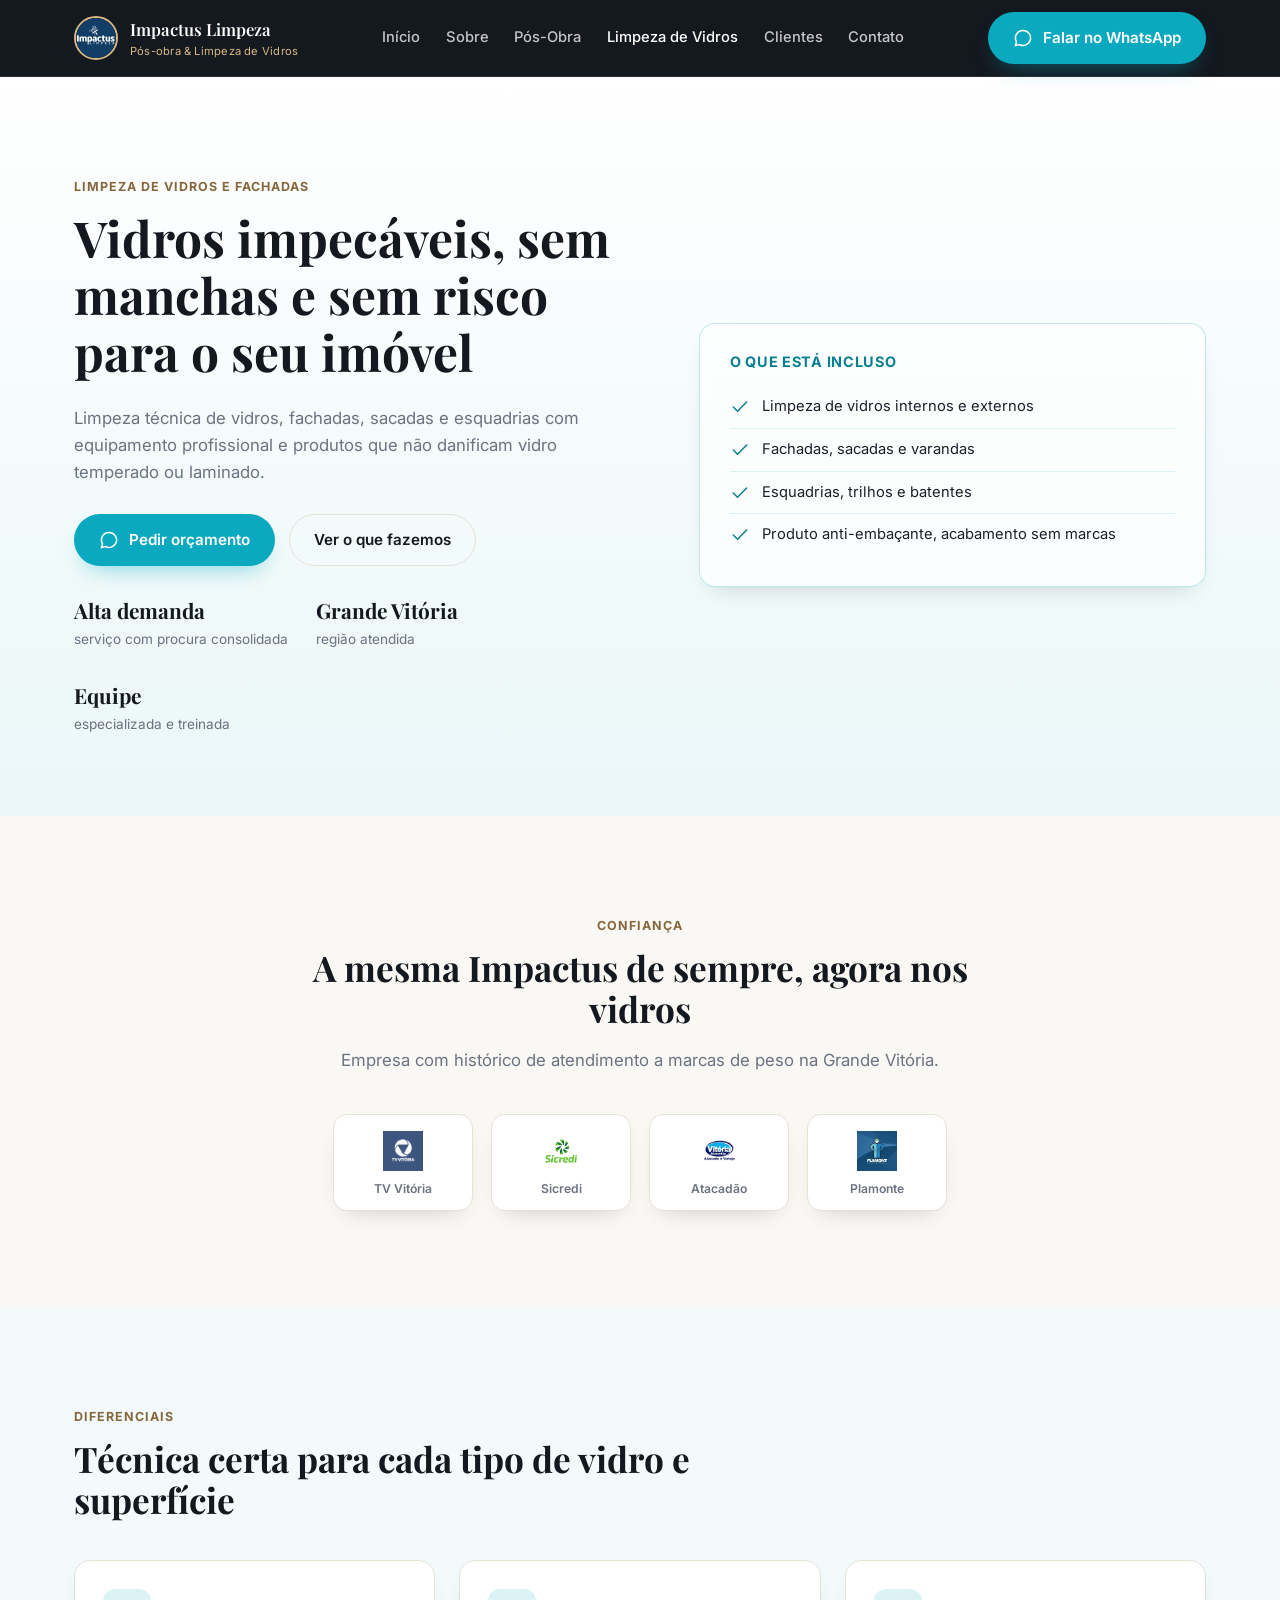
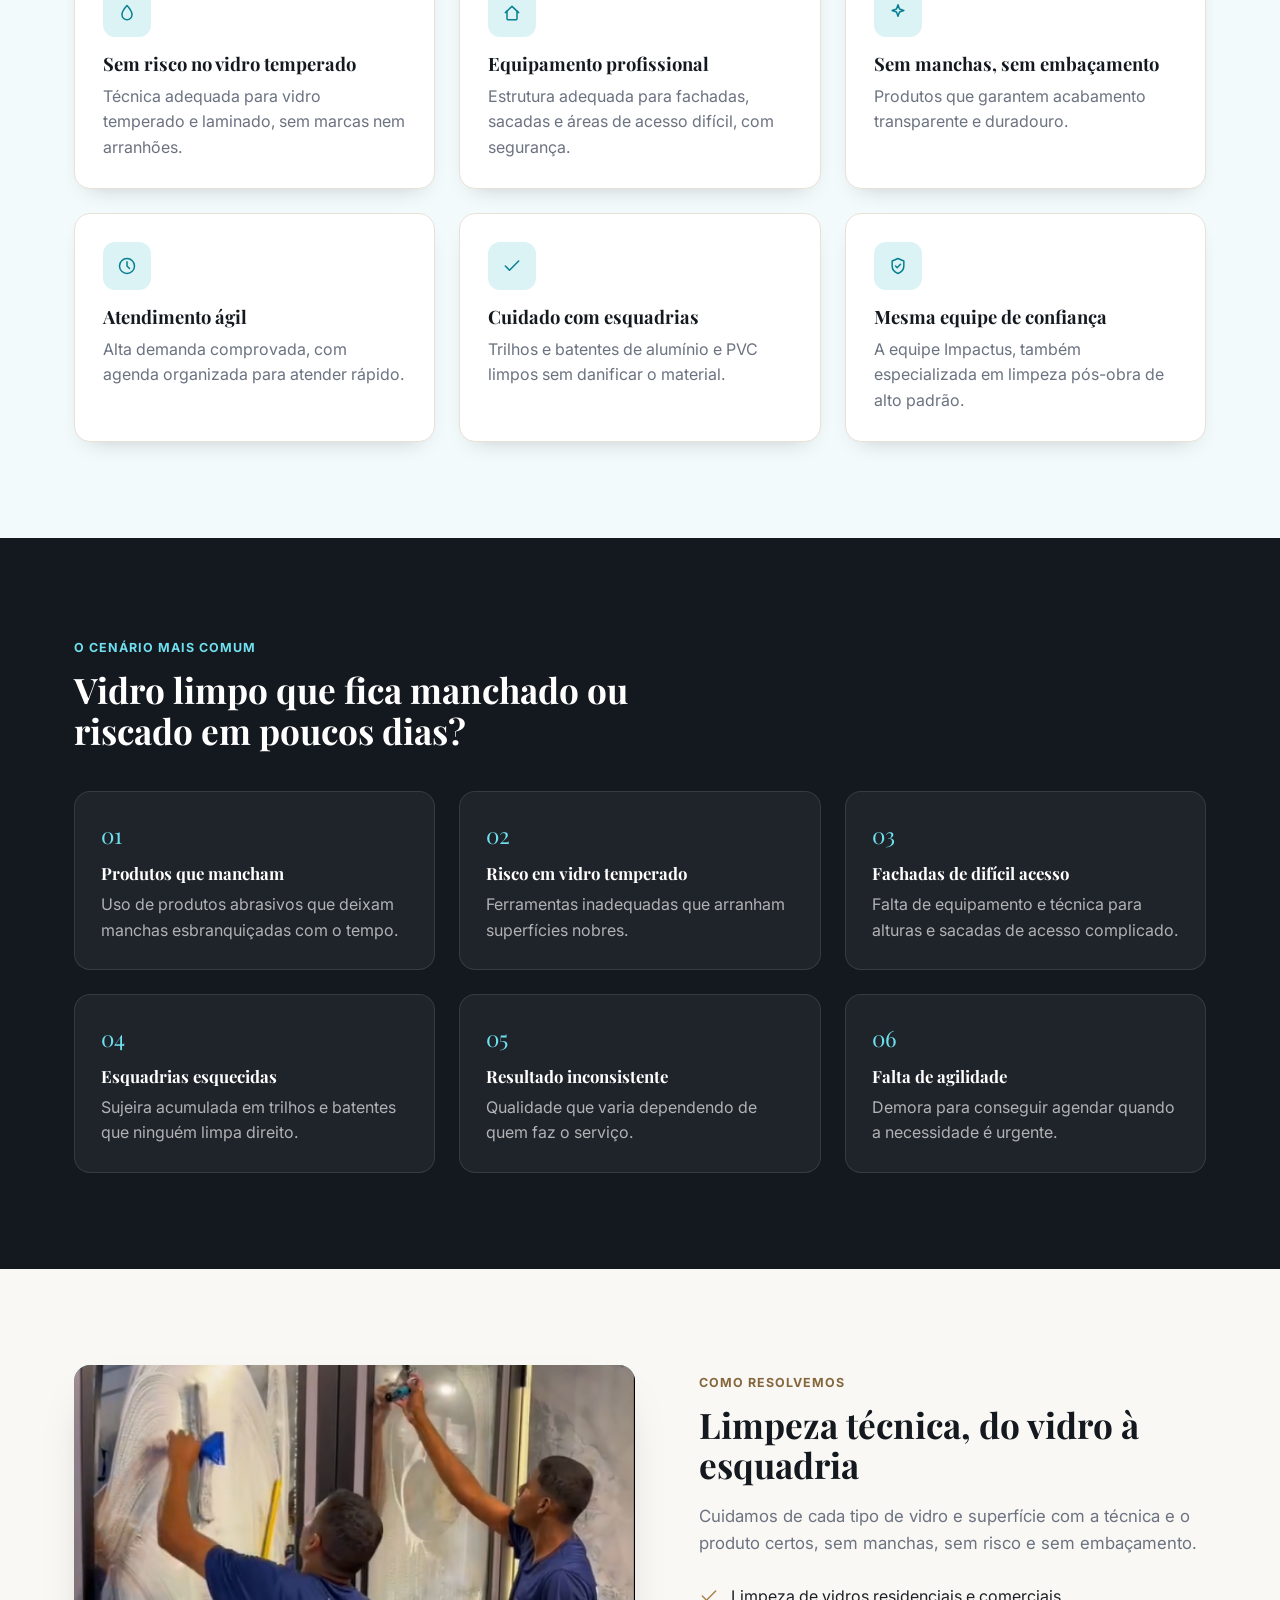
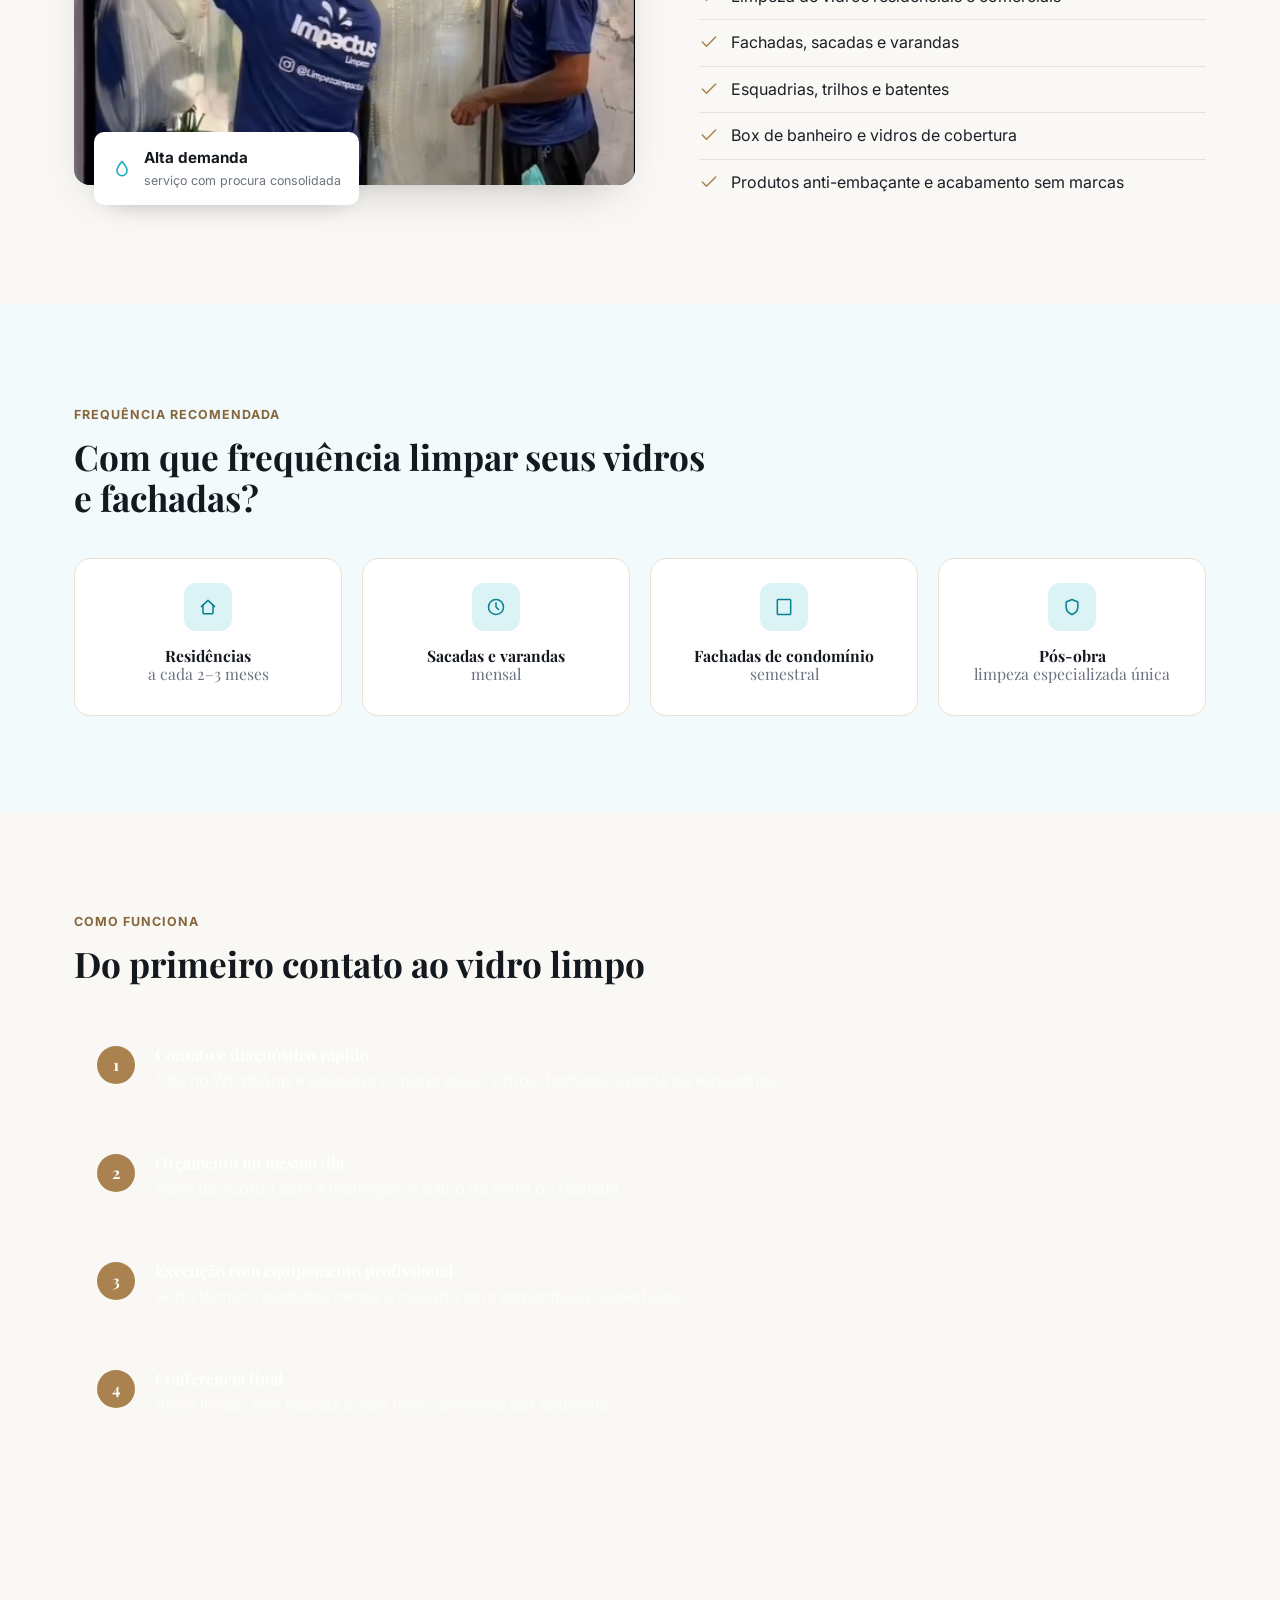
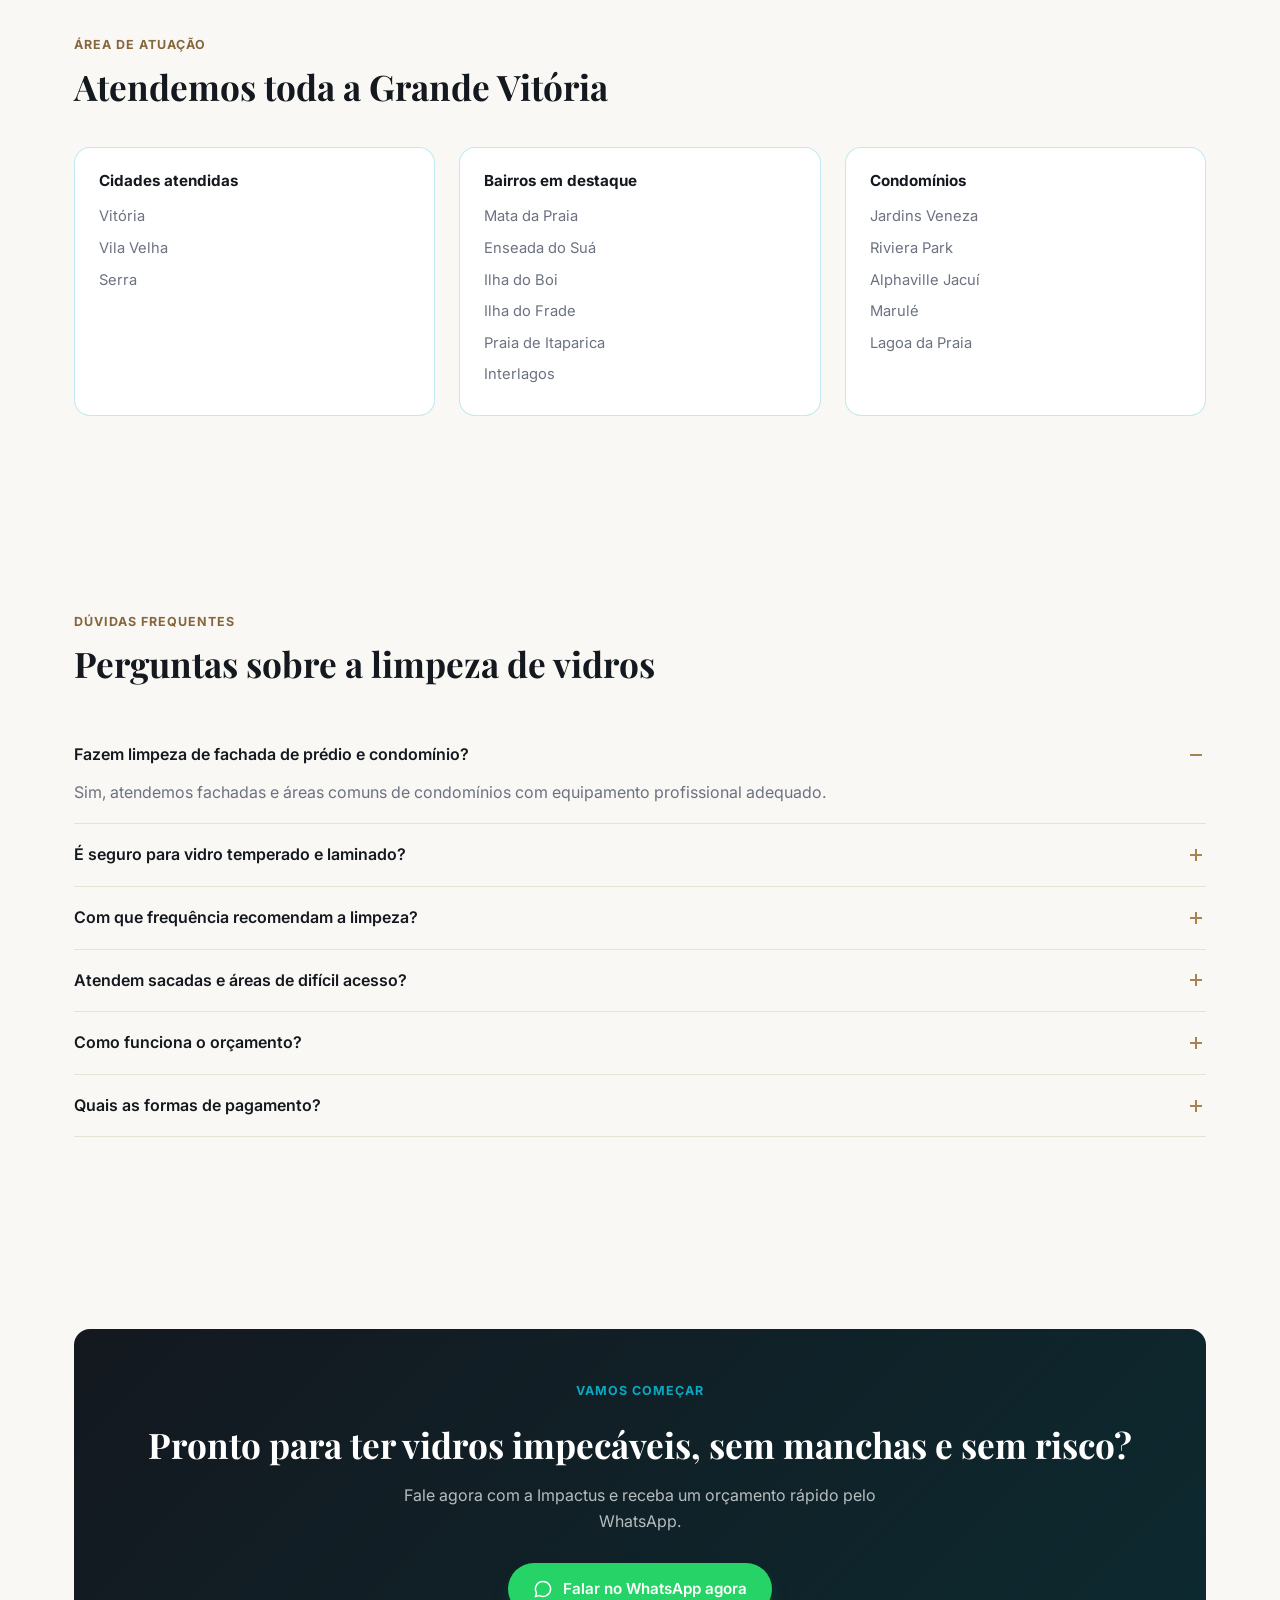
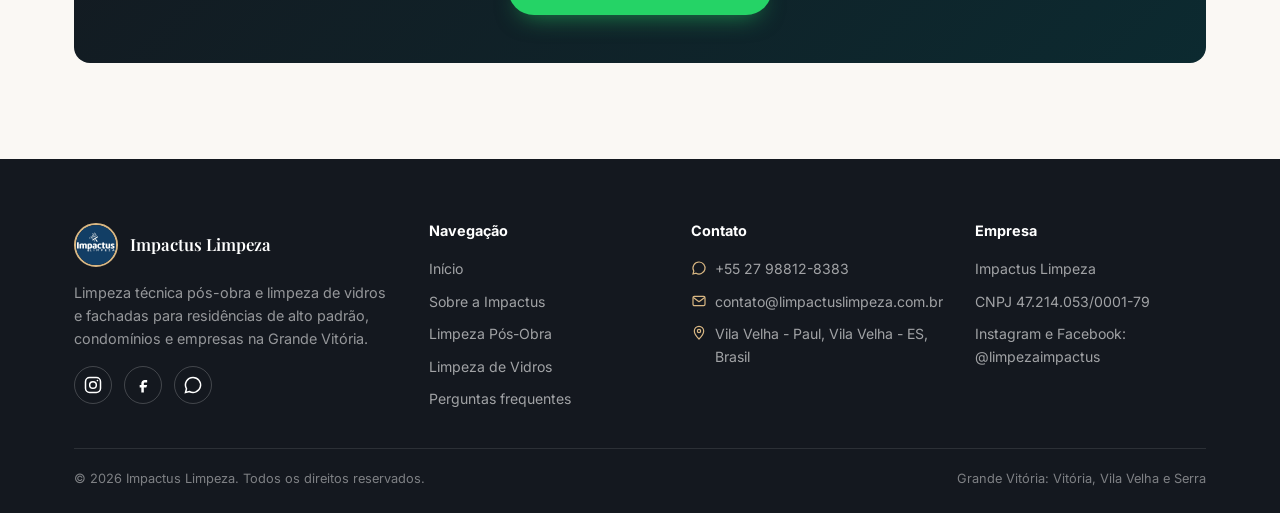
<file: vidro/index.html>
<!DOCTYPE html>
<html lang="pt-BR">
<head>
<!-- Google Tag Manager -->
<script>(function(w,d,s,l,i){w[l]=w[l]||[];w[l].push({'gtm.start':
new Date().getTime(),event:'gtm.js'});var f=d.getElementsByTagName(s)[0],
j=d.createElement(s),dl=l!='dataLayer'?'&l='+l:'';j.async=true;j.src=
'https://www.googletagmanager.com/gtm.js?id='+i+dl;f.parentNode.insertBefore(j,f);
})(window,document,'script','dataLayer','GTM-KTG7ZKSV');</script>
<!-- End Google Tag Manager -->
<meta charset="UTF-8">
<meta name="viewport" content="width=device-width, initial-scale=1.0">
<title>Limpeza de Vidros e Fachadas | Impactus Limpeza</title>
<meta name="description" content="Limpeza técnica de vidros, fachadas, sacadas e esquadrias em Vitória, Vila Velha e Serra. Equipamento profissional, sem manchas e sem risco em vidro temperado. Orçamento pelo WhatsApp.">
<link rel="canonical" href="https://limpactuslimpeza.com.br/vidro/">
<meta property="og:type" content="website">
<meta property="og:locale" content="pt_BR">
<meta property="og:site_name" content="Impactus Limpeza">
<meta property="og:title" content="Limpeza de Vidros e Fachadas | Impactus Limpeza">
<meta property="og:description" content="Limpeza técnica de vidros, fachadas, sacadas e esquadrias em Vitória, Vila Velha e Serra. Equipamento profissional, sem manchas e sem risco em vidro temperado.">
<meta property="og:url" content="https://limpactuslimpeza.com.br/vidro/">
<meta property="og:image" content="https://limpactuslimpeza.com.br/assets/trabalhovidro.png">
<meta name="twitter:card" content="summary_large_image">
<meta name="twitter:title" content="Limpeza de Vidros e Fachadas | Impactus Limpeza">
<meta name="twitter:description" content="Limpeza técnica de vidros, fachadas, sacadas e esquadrias em Vitória, Vila Velha e Serra.">
<meta name="twitter:image" content="https://limpactuslimpeza.com.br/assets/trabalhovidro.png">
<link rel="icon" type="image/jpeg" href="../assets/logo.jpg">
<link rel="preconnect" href="https://fonts.googleapis.com">
<link rel="preconnect" href="https://fonts.gstatic.com" crossorigin>
<link href="https://fonts.googleapis.com/css2?family=Playfair+Display:wght@500;600;700&family=Inter:wght@400;500;600;700&display=swap" rel="stylesheet">
<link rel="stylesheet" href="../assets/css/style.css">
<link rel="stylesheet" href="../assets/css/vidro.css">
<script type="application/ld+json">
{
  "@context": "https://schema.org",
  "@graph": [
    {
      "@type": "Service",
      "name": "Limpeza de Vidros e Fachadas",
      "url": "https://limpactuslimpeza.com.br/vidro/",
      "serviceType": "Limpeza de vidros e fachadas",
      "description": "Limpeza técnica de vidros, fachadas, sacadas e esquadrias, com equipamento profissional e cuidado com vidro temperado e laminado.",
      "provider": { "@id": "https://limpactuslimpeza.com.br/#organization" },
      "areaServed": [
        { "@type": "City", "name": "Vitória" },
        { "@type": "City", "name": "Vila Velha" },
        { "@type": "City", "name": "Serra" }
      ]
    },
    {
      "@type": "BreadcrumbList",
      "itemListElement": [
        { "@type": "ListItem", "position": 1, "name": "Início", "item": "https://limpactuslimpeza.com.br/" },
        { "@type": "ListItem", "position": 2, "name": "Limpeza de Vidros", "item": "https://limpactuslimpeza.com.br/vidro/" }
      ]
    },
    {
      "@type": "FAQPage",
      "mainEntity": [
        {
          "@type": "Question",
          "name": "Fazem limpeza de fachada de prédio e condomínio?",
          "acceptedAnswer": { "@type": "Answer", "text": "Sim, atendemos fachadas e áreas comuns de condomínios com equipamento profissional adequado." }
        },
        {
          "@type": "Question",
          "name": "É seguro para vidro temperado e laminado?",
          "acceptedAnswer": { "@type": "Answer", "text": "Sim, usamos técnica e produtos específicos que não danificam vidro temperado nem laminado." }
        },
        {
          "@type": "Question",
          "name": "Com que frequência recomendam a limpeza?",
          "acceptedAnswer": { "@type": "Answer", "text": "Depende do local: residências a cada 2–3 meses, sacadas mensalmente e fachadas de condomínio semestralmente." }
        },
        {
          "@type": "Question",
          "name": "Atendem sacadas e áreas de difícil acesso?",
          "acceptedAnswer": { "@type": "Answer", "text": "Sim, temos equipamento profissional adequado para alturas e áreas de acesso mais difícil." }
        },
        {
          "@type": "Question",
          "name": "Como funciona o orçamento?",
          "acceptedAnswer": { "@type": "Answer", "text": "Enviamos um valor com base na metragem e no tipo de vidro ou fachada, sem compromisso." }
        },
        {
          "@type": "Question",
          "name": "Quais as formas de pagamento?",
          "acceptedAnswer": { "@type": "Answer", "text": "Cartão, Pix e transferência bancária." }
        }
      ]
    }
  ]
}
</script>
</head>
<body>
<!-- Google Tag Manager (noscript) -->
<noscript><iframe src="https://www.googletagmanager.com/ns.html?id=GTM-KTG7ZKSV"
height="0" width="0" style="display:none;visibility:hidden"></iframe></noscript>
<!-- End Google Tag Manager (noscript) -->

<header class="site-header">
  <div class="container">
    <a href="../" class="brand">
      <span class="mark">
        <img src="../assets/logo.jpg" alt="Impactus Limpeza">
      </span>
      <span>Impactus Limpeza<small>Pós-obra &amp; Limpeza de Vidros</small></span>
    </a>
    <nav class="main-nav" data-nav>
      <a href="../" data-top>Início</a>
      <a href="../#sobre">Sobre</a>
      <a href="../posobra/">Pós-Obra</a>
      <a href="../vidro/" class="active">Limpeza de Vidros</a>
      <a href="../#clientes">Clientes</a>
      <a href="../#contato">Contato</a>
    </nav>
    <div class="header-actions">
      <a class="btn btn-cyan" href="https://wa.me/5527988128383?text=Ol%C3%A1!%20Quero%20um%20or%C3%A7amento%20de%20limpeza%20de%20vidros." target="_blank" rel="noopener">
        <svg viewBox="0 0 24 24" fill="none" stroke="currentColor" stroke-width="1.8"><path d="M12 3a9 9 0 0 0-7.8 13.5L3 21l4.6-1.2A9 9 0 1 0 12 3z"/></svg>
        <span class="long">Falar no WhatsApp</span>
      </a>
      <button class="nav-toggle" data-nav-toggle aria-label="Abrir menu" aria-expanded="false">
        <svg viewBox="0 0 24 24" fill="none" stroke="currentColor" stroke-width="1.8" stroke-linecap="round"><path d="M4 7h16M4 12h16M4 17h16"/></svg>
      </button>
    </div>
  </div>
</header>

<main>

  <section class="hero-vidro">
    <div class="container">
      <div class="two-col">
        <div>
          <p class="eyebrow">Limpeza de vidros e fachadas</p>
          <h1>Vidros impecáveis, sem manchas e sem risco para o seu imóvel</h1>
          <p class="section-lead">Limpeza técnica de vidros, fachadas, sacadas e esquadrias com equipamento profissional e produtos que não danificam vidro temperado ou laminado.</p>
          <div class="hero-actions">
            <a class="btn btn-cyan" href="https://wa.me/5527988128383?text=Ol%C3%A1!%20Quero%20um%20or%C3%A7amento%20de%20limpeza%20de%20vidros." target="_blank" rel="noopener">
              <svg viewBox="0 0 24 24" fill="none" stroke="currentColor" stroke-width="1.8"><path d="M12 3a9 9 0 0 0-7.8 13.5L3 21l4.6-1.2A9 9 0 1 0 12 3z"/></svg>
              Pedir orçamento
            </a>
            <a class="btn btn-outline" href="#solucao">Ver o que fazemos</a>
          </div>
          <div class="hero-stats stats">
            <div class="stat"><b>Alta demanda</b><span>serviço com procura consolidada</span></div>
            <div class="stat"><b>Grande Vitória</b><span>região atendida</span></div>
            <div class="stat"><b>Equipe</b><span>especializada e treinada</span></div>
          </div>
        </div>
        <div class="glass-card reveal">
          <h4>O que está incluso</h4>
          <ul>
            <li><svg viewBox="0 0 24 24" fill="none" stroke="currentColor" stroke-width="1.8" stroke-linecap="round" stroke-linejoin="round"><path d="M20 6 9 17l-5-5"/></svg> Limpeza de vidros internos e externos</li>
            <li><svg viewBox="0 0 24 24" fill="none" stroke="currentColor" stroke-width="1.8" stroke-linecap="round" stroke-linejoin="round"><path d="M20 6 9 17l-5-5"/></svg> Fachadas, sacadas e varandas</li>
            <li><svg viewBox="0 0 24 24" fill="none" stroke="currentColor" stroke-width="1.8" stroke-linecap="round" stroke-linejoin="round"><path d="M20 6 9 17l-5-5"/></svg> Esquadrias, trilhos e batentes</li>
            <li><svg viewBox="0 0 24 24" fill="none" stroke="currentColor" stroke-width="1.8" stroke-linecap="round" stroke-linejoin="round"><path d="M20 6 9 17l-5-5"/></svg> Produto anti-embaçante, acabamento sem marcas</li>
          </ul>
        </div>
      </div>
    </div>
  </section>

  <section id="clientes" class="trust-section tone-cyan">
    <div class="container">
      <div class="section-head center">
        <p class="eyebrow">Confiança</p>
        <h2 class="section-title">A mesma Impactus de sempre, agora nos vidros</h2>
        <p class="section-lead">Empresa com histórico de atendimento a marcas de peso na Grande Vitória.</p>
      </div>
      <div class="trust-logos reveal">
        <div class="trust-logo"><img src="../assets/tvvitoria.png" alt="TV Vitória" loading="lazy"><span>TV Vitória</span></div>
        <div class="trust-logo"><img src="../assets/sicredi.png" alt="Sicredi" loading="lazy"><span>Sicredi</span></div>
        <div class="trust-logo"><img src="../assets/atacadao.jpg" alt="Atacadão" loading="lazy"><span>Atacadão</span></div>
        <div class="trust-logo"><img src="../assets/plamonte.jpg" alt="Plamonte Engenharia" loading="lazy"><span>Plamonte</span></div>
      </div>
    </div>
  </section>

  <section id="diferenciais" class="vidro-panel">
    <div class="container">
      <div class="section-head">
        <p class="eyebrow">Diferenciais</p>
        <h2 class="section-title">Técnica certa para cada tipo de vidro e superfície</h2>
      </div>
      <div class="grid grid-3">
        <div class="card reveal"><span class="icon-tile cyan"><svg viewBox="0 0 24 24" fill="none" stroke="currentColor" stroke-width="1.8" stroke-linecap="round" stroke-linejoin="round"><path d="M12 3s6 6.5 6 11a6 6 0 0 1-12 0c0-4.5 6-11 6-11z"/></svg></span><h3>Sem risco no vidro temperado</h3><p>Técnica adequada para vidro temperado e laminado, sem marcas nem arranhões.</p></div>
        <div class="card reveal"><span class="icon-tile cyan"><svg viewBox="0 0 24 24" fill="none" stroke="currentColor" stroke-width="1.8" stroke-linecap="round" stroke-linejoin="round"><path d="M4 11.5 12 4l8 7.5"/><path d="M6 10v9a1 1 0 0 0 1 1h10a1 1 0 0 0 1-1v-9"/></svg></span><h3>Equipamento profissional</h3><p>Estrutura adequada para fachadas, sacadas e áreas de acesso difícil, com segurança.</p></div>
        <div class="card reveal"><span class="icon-tile cyan"><svg viewBox="0 0 24 24" fill="none" stroke="currentColor" stroke-width="1.8" stroke-linecap="round" stroke-linejoin="round"><path d="M12 2l1.8 5.2L19 9l-5.2 1.8L12 16l-1.8-5.2L5 9l5.2-1.8L12 2z"/></svg></span><h3>Sem manchas, sem embaçamento</h3><p>Produtos que garantem acabamento transparente e duradouro.</p></div>
        <div class="card reveal"><span class="icon-tile cyan"><svg viewBox="0 0 24 24" fill="none" stroke="currentColor" stroke-width="1.8" stroke-linecap="round" stroke-linejoin="round"><circle cx="12" cy="12" r="9"/><path d="M12 7v5l3 3"/></svg></span><h3>Atendimento ágil</h3><p>Alta demanda comprovada, com agenda organizada para atender rápido.</p></div>
        <div class="card reveal"><span class="icon-tile cyan"><svg viewBox="0 0 24 24" fill="none" stroke="currentColor" stroke-width="1.8" stroke-linecap="round" stroke-linejoin="round"><path d="M20 6 9 17l-5-5"/></svg></span><h3>Cuidado com esquadrias</h3><p>Trilhos e batentes de alumínio e PVC limpos sem danificar o material.</p></div>
        <div class="card reveal"><span class="icon-tile cyan"><svg viewBox="0 0 24 24" fill="none" stroke="currentColor" stroke-width="1.8" stroke-linecap="round" stroke-linejoin="round"><path d="M12 3l7 3v6c0 4.5-3 7.5-7 9-4-1.5-7-4.5-7-9V6l7-3z"/><path d="M9 12l2 2 4-4"/></svg></span><h3>Mesma equipe de confiança</h3><p>A equipe Impactus, também especializada em limpeza pós-obra de alto padrão.</p></div>
      </div>
    </div>
  </section>

  <section id="problemas" class="problem-section tone-cyan">
    <div class="container">
      <div class="section-head">
        <p class="eyebrow">O cenário mais comum</p>
        <h2 class="section-title">Vidro limpo que fica manchado ou riscado em poucos dias?</h2>
      </div>
      <div class="grid grid-3">
        <div class="problem-card reveal"><span class="num">01</span><h3>Produtos que mancham</h3><p>Uso de produtos abrasivos que deixam manchas esbranquiçadas com o tempo.</p></div>
        <div class="problem-card reveal"><span class="num">02</span><h3>Risco em vidro temperado</h3><p>Ferramentas inadequadas que arranham superfícies nobres.</p></div>
        <div class="problem-card reveal"><span class="num">03</span><h3>Fachadas de difícil acesso</h3><p>Falta de equipamento e técnica para alturas e sacadas de acesso complicado.</p></div>
        <div class="problem-card reveal"><span class="num">04</span><h3>Esquadrias esquecidas</h3><p>Sujeira acumulada em trilhos e batentes que ninguém limpa direito.</p></div>
        <div class="problem-card reveal"><span class="num">05</span><h3>Resultado inconsistente</h3><p>Qualidade que varia dependendo de quem faz o serviço.</p></div>
        <div class="problem-card reveal"><span class="num">06</span><h3>Falta de agilidade</h3><p>Demora para conseguir agendar quando a necessidade é urgente.</p></div>
      </div>
    </div>
  </section>

  <section id="solucao">
    <div class="container">
      <div class="two-col">
        <div class="solution-media reveal tone-cyan">
          <div class="media-frame cyan-tone">
            <img src="../assets/trabalhovidro.png" alt="Limpeza de vidros realizada pela Impactus" loading="lazy">
          </div>
          <div class="solution-badge">
            <svg viewBox="0 0 24 24" fill="none" stroke="currentColor" stroke-width="1.8" stroke-linecap="round" stroke-linejoin="round"><path d="M12 3s6 6.5 6 11a6 6 0 0 1-12 0c0-4.5 6-11 6-11z"/></svg>
            <span><b>Alta demanda</b><span>serviço com procura consolidada</span></span>
          </div>
        </div>
        <div class="reveal">
          <p class="eyebrow">Como resolvemos</p>
          <h2 class="section-title">Limpeza técnica, do vidro à esquadria</h2>
          <p class="section-lead">Cuidamos de cada tipo de vidro e superfície com a técnica e o produto certos, sem manchas, sem risco e sem embaçamento.</p>
          <ul class="check-list">
            <li><svg viewBox="0 0 24 24" fill="none" stroke="currentColor" stroke-width="1.8" stroke-linecap="round" stroke-linejoin="round"><path d="M20 6 9 17l-5-5"/></svg> Limpeza de vidros residenciais e comerciais</li>
            <li><svg viewBox="0 0 24 24" fill="none" stroke="currentColor" stroke-width="1.8" stroke-linecap="round" stroke-linejoin="round"><path d="M20 6 9 17l-5-5"/></svg> Fachadas, sacadas e varandas</li>
            <li><svg viewBox="0 0 24 24" fill="none" stroke="currentColor" stroke-width="1.8" stroke-linecap="round" stroke-linejoin="round"><path d="M20 6 9 17l-5-5"/></svg> Esquadrias, trilhos e batentes</li>
            <li><svg viewBox="0 0 24 24" fill="none" stroke="currentColor" stroke-width="1.8" stroke-linecap="round" stroke-linejoin="round"><path d="M20 6 9 17l-5-5"/></svg> Box de banheiro e vidros de cobertura</li>
            <li><svg viewBox="0 0 24 24" fill="none" stroke="currentColor" stroke-width="1.8" stroke-linecap="round" stroke-linejoin="round"><path d="M20 6 9 17l-5-5"/></svg> Produtos anti-embaçante e acabamento sem marcas</li>
          </ul>
        </div>
      </div>
    </div>
  </section>

  <section class="vidro-panel">
    <div class="container">
      <div class="section-head">
        <p class="eyebrow">Frequência recomendada</p>
        <h2 class="section-title">Com que frequência limpar seus vidros e fachadas?</h2>
      </div>
      <div class="care-band">
        <div class="care-item reveal"><span class="icon-tile cyan"><svg viewBox="0 0 24 24" fill="none" stroke="currentColor" stroke-width="1.8" stroke-linecap="round" stroke-linejoin="round"><path d="M4 11.5 12 4l8 7.5"/><path d="M6 10v9a1 1 0 0 0 1 1h10a1 1 0 0 0 1-1v-9"/></svg></span><h3>Residências<br><span style="font-weight:400;color:var(--muted)">a cada 2–3 meses</span></h3></div>
        <div class="care-item reveal"><span class="icon-tile cyan"><svg viewBox="0 0 24 24" fill="none" stroke="currentColor" stroke-width="1.8" stroke-linecap="round" stroke-linejoin="round"><circle cx="12" cy="12" r="9"/><path d="M12 7v5l3 3"/></svg></span><h3>Sacadas e varandas<br><span style="font-weight:400;color:var(--muted)">mensal</span></h3></div>
        <div class="care-item reveal"><span class="icon-tile cyan"><svg viewBox="0 0 24 24" fill="none" stroke="currentColor" stroke-width="1.8" stroke-linecap="round" stroke-linejoin="round"><rect x="4" y="3" width="16" height="18" rx="1"/></svg></span><h3>Fachadas de condomínio<br><span style="font-weight:400;color:var(--muted)">semestral</span></h3></div>
        <div class="care-item reveal"><span class="icon-tile cyan"><svg viewBox="0 0 24 24" fill="none" stroke="currentColor" stroke-width="1.8" stroke-linecap="round" stroke-linejoin="round"><path d="M12 3l7 3v6c0 4.5-3 7.5-7 9-4-1.5-7-4.5-7-9V6l7-3z"/></svg></span><h3>Pós-obra<br><span style="font-weight:400;color:var(--muted)"><a href="../posobra/">limpeza especializada única</a></span></h3></div>
      </div>
    </div>
  </section>

  <section id="como-funciona">
    <div class="container">
      <div class="section-head">
        <p class="eyebrow">Como funciona</p>
        <h2 class="section-title">Do primeiro contato ao vidro limpo</h2>
      </div>
      <div class="steps-list narrow">
        <div class="step reveal"><span class="num">1</span><div><h3>Contato e diagnóstico rápido</h3><p>Fale no WhatsApp e descreva o que precisa: vidros, fachada, sacada ou esquadrias.</p></div></div>
        <div class="step reveal"><span class="num">2</span><div><h3>Orçamento no mesmo dia</h3><p>Valor de acordo com a metragem e o tipo de vidro ou fachada.</p></div></div>
        <div class="step reveal"><span class="num">3</span><div><h3>Execução com equipamento profissional</h3><p>Rodo técnico, produtos certos e cuidado com esquadrias e superfícies.</p></div></div>
        <div class="step reveal"><span class="num">4</span><div><h3>Conferência final</h3><p>Vidro limpo, sem marcas e sem risco, ambiente por ambiente.</p></div></div>
      </div>
    </div>
  </section>

  <section id="area">
    <div class="container">
      <div class="section-head">
        <p class="eyebrow">Área de atuação</p>
        <h2 class="section-title">Atendemos toda a Grande Vitória</h2>
      </div>
      <div class="area-list tone-cyan">
        <div class="area-card reveal"><h4>Cidades atendidas</h4><ul><li>Vitória</li><li>Vila Velha</li><li>Serra</li></ul></div>
        <div class="area-card reveal"><h4>Bairros em destaque</h4><ul><li>Mata da Praia</li><li>Enseada do Suá</li><li>Ilha do Boi</li><li>Ilha do Frade</li><li>Praia de Itaparica</li><li>Interlagos</li></ul></div>
        <div class="area-card reveal"><h4>Condomínios</h4><ul><li>Jardins Veneza</li><li>Riviera Park</li><li>Alphaville Jacuí</li><li>Marulé</li><li>Lagoa da Praia</li></ul></div>
      </div>
    </div>
  </section>

  <section id="faq">
    <div class="container">
      <div class="section-head">
        <p class="eyebrow">Dúvidas frequentes</p>
        <h2 class="section-title">Perguntas sobre a limpeza de vidros</h2>
      </div>
      <div>
        <details class="faq-item" open>
          <summary>Fazem limpeza de fachada de prédio e condomínio? <span class="faq-icon"></span></summary>
          <p>Sim, atendemos fachadas e áreas comuns de condomínios com equipamento profissional adequado.</p>
        </details>
        <details class="faq-item">
          <summary>É seguro para vidro temperado e laminado? <span class="faq-icon"></span></summary>
          <p>Sim, usamos técnica e produtos específicos que não danificam vidro temperado nem laminado.</p>
        </details>
        <details class="faq-item">
          <summary>Com que frequência recomendam a limpeza? <span class="faq-icon"></span></summary>
          <p>Depende do local: residências a cada 2–3 meses, sacadas mensalmente e fachadas de condomínio semestralmente.</p>
        </details>
        <details class="faq-item">
          <summary>Atendem sacadas e áreas de difícil acesso? <span class="faq-icon"></span></summary>
          <p>Sim, temos equipamento profissional adequado para alturas e áreas de acesso mais difícil.</p>
        </details>
        <details class="faq-item">
          <summary>Como funciona o orçamento? <span class="faq-icon"></span></summary>
          <p>Enviamos um valor com base na metragem e no tipo de vidro ou fachada, sem compromisso.</p>
        </details>
        <details class="faq-item">
          <summary>Quais as formas de pagamento? <span class="faq-icon"></span></summary>
          <p>Cartão, Pix e transferência bancária.</p>
        </details>
      </div>
    </div>
  </section>

  <section>
    <div class="container">
      <div class="cta-banner tone-cyan reveal">
        <p class="eyebrow" style="justify-content:center;color:var(--cyan)">Vamos começar</p>
        <h2>Pronto para ter vidros impecáveis, sem manchas e sem risco?</h2>
        <p>Fale agora com a Impactus e receba um orçamento rápido pelo WhatsApp.</p>
        <div class="hero-actions">
          <a class="btn btn-whatsapp" href="https://wa.me/5527988128383?text=Ol%C3%A1!%20Quero%20um%20or%C3%A7amento%20de%20limpeza%20de%20vidros." target="_blank" rel="noopener">
            <svg viewBox="0 0 24 24" fill="none" stroke="currentColor" stroke-width="1.8"><path d="M12 3a9 9 0 0 0-7.8 13.5L3 21l4.6-1.2A9 9 0 1 0 12 3z"/></svg>
            Falar no WhatsApp agora
          </a>
        </div>
      </div>
    </div>
  </section>

</main>

<footer class="site-footer">
  <div class="container">
    <div class="footer-grid">
      <div class="footer-about">
        <a href="../" class="brand">
          <span class="mark"><img src="../assets/logo.jpg" alt="Impactus Limpeza"></span>
          <span>Impactus Limpeza</span>
        </a>
        <p>Limpeza técnica pós-obra e limpeza de vidros e fachadas para residências de alto padrão, condomínios e empresas na Grande Vitória.</p>
        <div class="footer-social">
          <a href="https://instagram.com/limpezaimpactus" target="_blank" rel="noopener" aria-label="Instagram">
            <svg viewBox="0 0 24 24" fill="none" stroke="currentColor" stroke-width="1.8"><rect x="3" y="3" width="18" height="18" rx="5"/><circle cx="12" cy="12" r="4"/><circle cx="17.3" cy="6.7" r="1" fill="currentColor" stroke="none"/></svg>
          </a>
          <a href="https://facebook.com/limpezaimpactus" target="_blank" rel="noopener" aria-label="Facebook">
            <svg viewBox="0 0 24 24" fill="currentColor"><path d="M14 9h3V6h-3c-2.2 0-4 1.8-4 4v2H8v3h2v6h3v-6h3l1-3h-4v-2c0-.6.4-1 1-1z"/></svg>
          </a>
          <a href="https://wa.me/5527988128383" target="_blank" rel="noopener" aria-label="WhatsApp">
            <svg viewBox="0 0 24 24" fill="none" stroke="currentColor" stroke-width="1.8"><path d="M12 3a9 9 0 0 0-7.8 13.5L3 21l4.6-1.2A9 9 0 1 0 12 3z"/></svg>
          </a>
        </div>
      </div>
      <div class="footer-col">
        <h4>Navegação</h4>
        <ul>
          <li><a href="../">Início</a></li>
          <li><a href="../#sobre">Sobre a Impactus</a></li>
          <li><a href="../posobra/">Limpeza Pós-Obra</a></li>
          <li><a href="../vidro/">Limpeza de Vidros</a></li>
          <li><a href="../#faq">Perguntas frequentes</a></li>
        </ul>
      </div>
      <div class="footer-col">
        <h4>Contato</h4>
        <ul>
          <li><svg viewBox="0 0 24 24" fill="none" stroke="currentColor" stroke-width="1.8"><path d="M12 3a9 9 0 0 0-7.8 13.5L3 21l4.6-1.2A9 9 0 1 0 12 3z"/></svg> +55 27 98812-8383</li>
          <li><svg viewBox="0 0 24 24" fill="none" stroke="currentColor" stroke-width="1.8" stroke-linecap="round" stroke-linejoin="round"><rect x="3" y="5" width="18" height="14" rx="2"/><path d="m4 7 8 6 8-6"/></svg> contato@limpactuslimpeza.com.br</li>
          <li><svg viewBox="0 0 24 24" fill="none" stroke="currentColor" stroke-width="1.8" stroke-linecap="round" stroke-linejoin="round"><path d="M12 21s7-6.8 7-12a7 7 0 1 0-14 0c0 5.2 7 12 7 12z"/><circle cx="12" cy="9" r="2.5"/></svg> Vila Velha - Paul, Vila Velha - ES, Brasil</li>
        </ul>
      </div>
      <div class="footer-col">
        <h4>Empresa</h4>
        <ul>
          <li>Impactus Limpeza</li>
          <li>CNPJ 47.214.053/0001-79</li>
          <li>Instagram e Facebook: @limpezaimpactus</li>
        </ul>
      </div>
    </div>
    <div class="footer-bottom">
      <span>&copy; <span data-year></span> Impactus Limpeza. Todos os direitos reservados.</span>
      <span>Grande Vitória: Vitória, Vila Velha e Serra</span>
    </div>
  </div>
</footer>

<a class="mobile-cta" href="https://wa.me/5527988128383?text=Ol%C3%A1!%20Quero%20um%20or%C3%A7amento%20de%20limpeza%20de%20vidros." target="_blank" rel="noopener" aria-label="Falar no WhatsApp">
  <svg viewBox="0 0 24 24" fill="none" stroke="currentColor" stroke-width="1.8"><path d="M12 3a9 9 0 0 0-7.8 13.5L3 21l4.6-1.2A9 9 0 1 0 12 3z"/></svg>
</a>

<script src="../assets/js/main.js"></script>
</body>
</html>
</file>
<file: assets/css/style.css>
/* ==========================================================================
   Impactus Limpeza — estilos base (compartilhados entre todas as páginas)
   ========================================================================== */

:root {
  --ink: #14181f;
  --ink-2: #1d2330;
  --paper: #faf8f4;
  --card: #ffffff;
  --text: #1b1f27;
  --muted: #6b7280;
  --border: #e8e2d6;

  --gold: #a9824f;
  --gold-light: #d9b783;
  --gold-dark: #86673d;

  --cyan: #0aa9c0;
  --cyan-dark: #087f91;
  --cyan-light: #6fe0ef;

  --whatsapp: #25d366;
  --whatsapp-dark: #1da851;

  --radius: 16px;
  --radius-sm: 10px;
  --shadow: 0 20px 45px -25px rgba(20, 24, 31, 0.35);
  --shadow-sm: 0 10px 25px -15px rgba(20, 24, 31, 0.3);

  --font-heading: "Playfair Display", Georgia, serif;
  --font-body: "Inter", -apple-system, BlinkMacSystemFont, "Segoe UI", sans-serif;
}

* {
  box-sizing: border-box;
}

html {
  scroll-behavior: smooth;
}

body {
  margin: 0;
  background: var(--paper);
  color: var(--text);
  font-family: var(--font-body);
  line-height: 1.6;
  -webkit-font-smoothing: antialiased;
}

img {
  max-width: 100%;
  display: block;
}

a {
  color: inherit;
  text-decoration: none;
}

ul {
  margin: 0;
  padding: 0;
  list-style: none;
}

h1, h2, h3, h4 {
  font-family: var(--font-heading);
  line-height: 1.15;
  margin: 0 0 0.5em;
  color: var(--ink);
}

h1 { font-size: clamp(2rem, 4.5vw, 3.1rem); }
h2 { font-size: clamp(1.6rem, 3vw, 2.2rem); }
h3 { font-size: 1.15rem; }

p { margin: 0 0 1em; }

svg { width: 20px; height: 20px; flex-shrink: 0; }

.container {
  width: 100%;
  max-width: 1180px;
  margin: 0 auto;
  padding: 0 24px;
}

section {
  padding: clamp(56px, 8vw, 96px) 0;
}

/* ---------- Botões ---------- */

.btn {
  display: inline-flex;
  align-items: center;
  gap: 10px;
  padding: 13px 24px;
  border-radius: 999px;
  font-weight: 600;
  font-size: 0.95rem;
  border: 1px solid transparent;
  cursor: pointer;
  transition: transform 0.15s ease, box-shadow 0.15s ease, background 0.2s ease;
}

.btn:hover { transform: translateY(-1px); }

.btn-whatsapp {
  background: var(--whatsapp);
  color: #fff;
  box-shadow: 0 12px 24px -12px rgba(37, 211, 102, 0.6);
}
.btn-whatsapp:hover { background: var(--whatsapp-dark); }

.btn-cyan {
  background: var(--cyan);
  color: #fff;
  box-shadow: 0 12px 24px -12px rgba(10, 169, 192, 0.55);
}
.btn-cyan:hover { background: var(--cyan-dark); }

.btn-outline {
  background: transparent;
  border-color: var(--border);
  color: var(--ink);
}
.btn-outline:hover { border-color: var(--gold); color: var(--gold-dark); }

.btn-outline-light {
  background: transparent;
  border-color: rgba(255, 255, 255, 0.35);
  color: #fff;
}
.btn-outline-light:hover { border-color: #fff; }

.btn-block { width: 100%; justify-content: center; }

/* ---------- Header ---------- */

.site-header {
  position: sticky;
  top: 0;
  z-index: 100;
  background: var(--ink);
  border-bottom: 1px solid rgba(255, 255, 255, 0.08);
}

.site-header .container {
  display: flex;
  align-items: center;
  justify-content: space-between;
  gap: 20px;
  min-height: 76px;
  padding-top: 12px;
  padding-bottom: 12px;
}

.brand {
  display: flex;
  align-items: center;
  gap: 12px;
  font-family: var(--font-heading);
  font-weight: 600;
  font-size: 1.05rem;
  color: #fff;
  white-space: nowrap;
  flex-shrink: 0;
}

.brand .mark {
  width: 44px;
  height: 44px;
  border-radius: 50%;
  overflow: hidden;
  border: 2px solid var(--gold-light);
  flex-shrink: 0;
}
.brand .mark img { width: 100%; height: 100%; object-fit: cover; }

.brand small {
  display: block;
  font-family: var(--font-body);
  font-weight: 400;
  font-size: 0.7rem;
  color: var(--gold-light);
  letter-spacing: 0.02em;
}

.main-nav {
  display: flex;
  align-items: center;
  gap: clamp(14px, 2vw, 28px);
  flex-wrap: nowrap;
}

.main-nav a {
  color: rgba(255, 255, 255, 0.75);
  font-size: 0.92rem;
  font-weight: 500;
  white-space: nowrap;
  transition: color 0.15s ease;
}

.main-nav a:hover,
.main-nav a.active {
  color: #fff;
}

.header-actions {
  display: flex;
  align-items: center;
  gap: 14px;
}

.nav-toggle {
  display: none;
  background: transparent;
  border: 1px solid rgba(255, 255, 255, 0.25);
  border-radius: 10px;
  width: 42px;
  height: 42px;
  align-items: center;
  justify-content: center;
  color: #fff;
  cursor: pointer;
}

/* ---------- Layout genérico ---------- */

.two-col {
  display: grid;
  grid-template-columns: 1.05fr 0.95fr;
  gap: clamp(32px, 5vw, 64px);
  align-items: center;
}

.section-head {
  max-width: 640px;
  margin-bottom: 40px;
}
.section-head.center {
  max-width: 720px;
  margin-left: auto;
  margin-right: auto;
  text-align: center;
}

.eyebrow {
  display: inline-flex;
  align-items: center;
  gap: 8px;
  text-transform: uppercase;
  letter-spacing: 0.08em;
  font-size: 0.78rem;
  font-weight: 700;
  color: var(--gold-dark);
  margin: 0 0 12px;
}

.section-lead {
  color: var(--muted);
  font-size: 1.05rem;
}

.hero-actions {
  display: flex;
  flex-wrap: wrap;
  gap: 14px;
  margin: 28px 0;
}

.stats {
  display: flex;
  flex-wrap: wrap;
  gap: 28px;
  margin-top: 12px;
}

.stat {
  display: flex;
  flex-direction: column;
  gap: 2px;
}
.stat b { font-family: var(--font-heading); font-size: 1.3rem; color: var(--ink); }
.stat span { font-size: 0.85rem; color: var(--muted); }

/* ---------- Hero base ---------- */

.hero-home,
.hero-posobra,
.hero-vidro {
  padding-top: clamp(56px, 8vw, 96px);
  padding-bottom: clamp(48px, 7vw, 80px);
  background: linear-gradient(180deg, #fff 0%, var(--paper) 100%);
}

.media-frame {
  position: relative;
  aspect-ratio: 4 / 3;
  border-radius: var(--radius);
  overflow: hidden;
  box-shadow: var(--shadow);
  display: flex;
  align-items: center;
  justify-content: center;
}

.media-frame img {
  width: 100%;
  height: 100%;
  object-fit: cover;
}

.media-frame.gold-tone { background: linear-gradient(135deg, var(--gold) 0%, var(--gold-dark) 100%); }
.media-frame.cyan-tone { background: linear-gradient(135deg, var(--cyan-light) 0%, var(--cyan-dark) 100%); }

.media-label {
  display: flex;
  flex-direction: column;
  align-items: center;
  gap: 10px;
  color: rgba(255, 255, 255, 0.92);
  font-size: 0.92rem;
  font-weight: 600;
  text-align: center;
  padding: 24px;
}
.media-label svg { width: 34px; height: 34px; }

.solution-badge {
  position: absolute;
  left: 20px;
  bottom: -20px;
  background: var(--card);
  border-radius: var(--radius-sm);
  box-shadow: var(--shadow-sm);
  padding: 14px 18px;
  display: flex;
  align-items: center;
  gap: 12px;
}
.solution-badge svg { color: var(--gold); }
.solution-badge span { display: flex; flex-direction: column; gap: 1px; }
.solution-badge b { font-size: 0.95rem; color: var(--ink); }
.solution-badge span span { font-size: 0.78rem; color: var(--muted); font-weight: 400; }

.solution-media { position: relative; margin-bottom: 24px; }
.solution-media.tone-cyan .solution-badge svg { color: var(--cyan); }

/* ---------- Check list ---------- */

.check-list li {
  display: flex;
  align-items: flex-start;
  gap: 12px;
  padding: 10px 0;
  border-bottom: 1px solid var(--border);
  color: var(--text);
}
.check-list li:last-child { border-bottom: none; }
.check-list svg { color: var(--gold); margin-top: 2px; }

/* ---------- Cards genéricos ---------- */

.grid {
  display: grid;
  gap: 24px;
}
.grid-3 {
  grid-template-columns: repeat(3, 1fr);
}

.card {
  background: var(--card);
  border: 1px solid var(--border);
  border-radius: var(--radius);
  padding: 28px;
  box-shadow: var(--shadow-sm);
}

.icon-tile {
  display: inline-flex;
  align-items: center;
  justify-content: center;
  width: 48px;
  height: 48px;
  border-radius: 12px;
  margin-bottom: 16px;
}
.icon-tile.gold { background: rgba(169, 130, 79, 0.14); color: var(--gold-dark); }
.icon-tile.cyan { background: rgba(10, 169, 192, 0.14); color: var(--cyan-dark); }
.icon-tile.ink { background: rgba(20, 24, 31, 0.08); color: var(--ink); }

.card p { color: var(--muted); margin: 0; }

/* ---------- Problem section ---------- */

.problem-section {
  background: var(--ink);
  color: rgba(255, 255, 255, 0.9);
}
.problem-section .section-title,
.problem-section .eyebrow { color: #fff; }
.problem-section .eyebrow { color: var(--gold-light); }
.problem-section.tone-cyan .eyebrow { color: var(--cyan-light); }
.problem-section .section-lead { color: rgba(255, 255, 255, 0.65); }

.problem-card {
  background: rgba(255, 255, 255, 0.05);
  border: 1px solid rgba(255, 255, 255, 0.1);
  border-radius: var(--radius);
  padding: 26px;
}
.problem-card .num {
  display: inline-block;
  font-family: var(--font-heading);
  font-size: 1.4rem;
  color: var(--gold-light);
  margin-bottom: 10px;
}
.problem-section.tone-cyan .problem-card .num { color: var(--cyan-light); }
.problem-card h3 { color: #fff; font-size: 1.05rem; }
.problem-card p { color: rgba(255, 255, 255, 0.65); margin: 0; }

/* ---------- Steps ---------- */

.steps-list {
  display: flex;
  flex-direction: column;
  gap: 18px;
}
.steps-list.narrow { max-width: 760px; }

.step {
  display: flex;
  gap: 20px;
  align-items: flex-start;
  background: rgba(255, 255, 255, 0.04);
  border: 1px solid rgba(255, 255, 255, 0.1);
  border-radius: var(--radius-sm);
  padding: 20px 22px;
}
.step .num {
  flex-shrink: 0;
  width: 38px;
  height: 38px;
  border-radius: 50%;
  background: var(--gold);
  color: #fff;
  display: flex;
  align-items: center;
  justify-content: center;
  font-family: var(--font-heading);
  font-weight: 700;
}
.step h3 { color: #fff; margin-bottom: 4px; font-size: 1rem; }
.step p { color: rgba(255, 255, 255, 0.65); margin: 0; }

/* ---------- Trust section ---------- */

.trust-section { background: var(--paper); }
.trust-strip {
  display: flex;
  flex-wrap: wrap;
  gap: 14px;
  justify-content: center;
}
.trust-item {
  display: flex;
  align-items: center;
  gap: 8px;
  background: var(--card);
  border: 1px solid var(--border);
  border-radius: 999px;
  padding: 10px 20px;
  font-weight: 600;
  font-size: 0.9rem;
  color: var(--ink);
}
.trust-item svg { color: var(--gold); }
.trust-note {
  text-align: center;
  color: var(--muted);
  max-width: 620px;
  margin: 24px auto 0;
}

.trust-logos {
  display: flex;
  flex-wrap: wrap;
  gap: 18px;
  justify-content: center;
  align-items: stretch;
}
.trust-logo {
  background: var(--card);
  border: 1px solid var(--border);
  border-radius: 14px;
  box-shadow: var(--shadow-sm);
  width: 140px;
  display: flex;
  flex-direction: column;
  align-items: center;
  justify-content: center;
  gap: 10px;
  padding: 16px 16px 14px;
  transition: transform 0.15s ease, box-shadow 0.15s ease;
}
.trust-logo:hover {
  transform: translateY(-3px);
  box-shadow: var(--shadow);
}
.trust-logo img {
  max-width: 100%;
  max-height: 40px;
  width: auto;
  height: auto;
  object-fit: contain;
}
.trust-logo span {
  font-size: 0.76rem;
  font-weight: 600;
  color: var(--muted);
  text-align: center;
  line-height: 1.3;
}
.trust-logo .icon-fallback {
  width: 34px;
  height: 34px;
  color: var(--gold-dark);
}

/* ---------- Área de atuação ---------- */

.area-list {
  display: grid;
  grid-template-columns: repeat(3, 1fr);
  gap: 24px;
}
.area-card {
  background: var(--card);
  border: 1px solid var(--border);
  border-radius: var(--radius);
  padding: 24px;
}
.area-card h4 { margin: 0 0 12px; font-family: var(--font-body); font-weight: 700; font-size: 0.95rem; }
.area-card li { padding: 4px 0; color: var(--muted); font-size: 0.92rem; }

/* ---------- FAQ ---------- */

.faq-item {
  border-bottom: 1px solid var(--border);
  padding: 18px 0;
}
.faq-item summary {
  cursor: pointer;
  list-style: none;
  display: flex;
  align-items: center;
  justify-content: space-between;
  font-weight: 600;
  color: var(--ink);
  font-size: 1rem;
}
.faq-item summary::-webkit-details-marker { display: none; }
.faq-icon {
  position: relative;
  width: 20px;
  height: 20px;
  flex-shrink: 0;
}
.faq-icon::before,
.faq-icon::after {
  content: "";
  position: absolute;
  background: var(--gold);
  top: 50%;
  left: 50%;
  transform: translate(-50%, -50%);
  transition: transform 0.2s ease;
}
.faq-icon::before { width: 12px; height: 2px; }
.faq-icon::after { width: 2px; height: 12px; }
.faq-item[open] .faq-icon::after { transform: translate(-50%, -50%) rotate(90deg); opacity: 0; }
.faq-item p { color: var(--muted); margin: 12px 0 0; }

/* ---------- CTA banner ---------- */

.cta-banner {
  border-radius: var(--radius);
  padding: 48px clamp(24px, 5vw, 64px);
  text-align: center;
}
.cta-banner.tone-gold { background: linear-gradient(135deg, var(--ink) 0%, #2a2116 100%); }
.cta-banner.tone-cyan { background: linear-gradient(135deg, var(--ink) 0%, #0c2a30 100%); }
.cta-banner h2 { color: #fff; }
.cta-banner p { color: rgba(255, 255, 255, 0.7); max-width: 520px; margin: 0 auto 24px; }
.cta-banner .hero-actions { justify-content: center; margin-bottom: 0; }

/* ---------- Contato ---------- */

.contact-direct {
  display: flex;
  flex-direction: column;
  gap: 14px;
  margin-top: 24px;
}
.contact-direct a {
  display: flex;
  align-items: center;
  gap: 12px;
  font-weight: 600;
  color: var(--ink);
}
.contact-direct .ic {
  width: 40px;
  height: 40px;
  border-radius: 50%;
  background: rgba(169, 130, 79, 0.12);
  color: var(--gold-dark);
  display: flex;
  align-items: center;
  justify-content: center;
  flex-shrink: 0;
}

.contact-form {
  background: var(--card);
  border: 1px solid var(--border);
  border-radius: var(--radius);
  padding: 28px;
  box-shadow: var(--shadow-sm);
}
.form-row { margin-bottom: 16px; }
.form-row label {
  display: block;
  font-size: 0.85rem;
  font-weight: 600;
  margin-bottom: 6px;
  color: var(--ink);
}
.form-row input,
.form-row select,
.form-row textarea {
  width: 100%;
  padding: 12px 14px;
  border: 1px solid var(--border);
  border-radius: var(--radius-sm);
  font-family: var(--font-body);
  font-size: 0.95rem;
  background: #fff;
  color: var(--text);
}
.form-row textarea { min-height: 100px; resize: vertical; }
.form-row input:focus,
.form-row select:focus,
.form-row textarea:focus {
  outline: none;
  border-color: var(--gold);
}

/* ---------- Footer ---------- */

.site-footer {
  background: var(--ink);
  color: rgba(255, 255, 255, 0.7);
  padding: 64px 0 24px;
}
.footer-grid {
  display: grid;
  grid-template-columns: 1.4fr 1fr 1fr 1fr;
  gap: 32px;
  padding-bottom: 32px;
  border-bottom: 1px solid rgba(255, 255, 255, 0.1);
}
.footer-about .brand { color: #fff; margin-bottom: 14px; }
.footer-about p { font-size: 0.9rem; color: rgba(255, 255, 255, 0.55); }
.footer-social { display: flex; gap: 12px; margin-top: 16px; }
.footer-social a {
  width: 38px;
  height: 38px;
  border-radius: 50%;
  border: 1px solid rgba(255, 255, 255, 0.2);
  display: flex;
  align-items: center;
  justify-content: center;
  color: #fff;
}
.footer-col h4 {
  color: #fff;
  font-family: var(--font-body);
  font-size: 0.9rem;
  margin-bottom: 14px;
}
.footer-col li {
  display: flex;
  align-items: flex-start;
  gap: 8px;
  padding: 5px 0;
  font-size: 0.88rem;
  color: rgba(255, 255, 255, 0.6);
}
.footer-col svg { width: 16px; height: 16px; margin-top: 2px; color: var(--gold-light); }
.footer-bottom {
  display: flex;
  justify-content: space-between;
  flex-wrap: wrap;
  gap: 8px;
  padding-top: 20px;
  font-size: 0.8rem;
  color: rgba(255, 255, 255, 0.45);
}

/* ---------- Mobile CTA flutuante ---------- */

.mobile-cta {
  display: none;
  position: fixed;
  right: 18px;
  bottom: 18px;
  width: 56px;
  height: 56px;
  border-radius: 50%;
  background: var(--whatsapp);
  color: #fff;
  align-items: center;
  justify-content: center;
  box-shadow: 0 14px 28px -10px rgba(37, 211, 102, 0.6);
  z-index: 90;
}

/* ---------- Animação de entrada ---------- */

.reveal {
  opacity: 0;
  transform: translateY(16px);
  transition: opacity 0.6s ease, transform 0.6s ease;
}
.reveal.in-view {
  opacity: 1;
  transform: translateY(0);
}

/* ---------- Responsivo ---------- */

/* Cabeçalho: a partir daqui o menu completo não cabe mais em uma linha,
   então trocamos para o menu hambúrguer bem antes do layout de coluna única. */
@media (max-width: 1080px) {
  .brand small { display: none; }
  .main-nav {
    position: absolute;
    top: 100%;
    left: 0;
    right: 0;
    background: var(--ink);
    flex-direction: column;
    align-items: flex-start;
    gap: 0;
    padding: 8px 24px 20px;
    border-bottom: 1px solid rgba(255, 255, 255, 0.08);
    display: none;
  }
  .main-nav.open { display: flex; }
  .main-nav a { width: 100%; padding: 12px 0; border-bottom: 1px solid rgba(255, 255, 255, 0.06); white-space: normal; }
  .nav-toggle { display: flex; }
  .header-actions .btn-whatsapp .long,
  .header-actions .btn-cyan .long { display: none; }
  .header-actions .btn { padding: 12px; }
}

@media (max-width: 900px) {
  .two-col { grid-template-columns: 1fr; }
  .two-col > [style*="order:2"] { order: -1 !important; }
  .grid-3 { grid-template-columns: repeat(2, 1fr); }
  .area-list { grid-template-columns: 1fr; }
  .footer-grid { grid-template-columns: 1fr 1fr; }
}

@media (max-width: 720px) {
  .grid-3 { grid-template-columns: 1fr; }
  .footer-grid { grid-template-columns: 1fr; }
  .mobile-cta { display: flex; }
}

@media (max-width: 400px) {
  .site-header .container { gap: 10px; }
  .brand { font-size: 0.92rem; }
  .brand .mark { width: 38px; height: 38px; }
  .header-actions { gap: 8px; }
  .header-actions .btn { padding: 10px; }
  .container { padding: 0 16px; }
}
</file>
<file: assets/css/home.css>
/* Página inicial */

.hero-home { background: linear-gradient(180deg, #fff 0%, var(--paper) 100%); }

.hero-home .two-col {
  grid-template-columns: 1fr;
  gap: 32px;
}
.hero-home .two-col > div:first-child {
  max-width: 680px;
}
.hero-home .media-frame {
  aspect-ratio: 16 / 8;
}

@media (max-width: 720px) {
  .hero-home .media-frame { aspect-ratio: 4 / 3; }
}

.service-cards {
  display: grid;
  grid-template-columns: repeat(2, 1fr);
  gap: 24px;
}

.service-card {
  display: block;
  background: var(--card);
  border: 1px solid var(--border);
  border-radius: var(--radius);
  padding: 32px;
  box-shadow: var(--shadow-sm);
  transition: transform 0.2s ease, box-shadow 0.2s ease;
}
.service-card:hover {
  transform: translateY(-4px);
  box-shadow: var(--shadow);
}

.service-icon {
  display: inline-flex;
  align-items: center;
  justify-content: center;
  width: 52px;
  height: 52px;
  border-radius: 14px;
  margin-bottom: 18px;
}
.service-card.tone-gold .service-icon { background: rgba(169, 130, 79, 0.14); color: var(--gold-dark); }
.service-card.tone-cyan .service-icon { background: rgba(10, 169, 192, 0.14); color: var(--cyan-dark); }

.service-card p { color: var(--muted); }

.service-link {
  display: inline-flex;
  align-items: center;
  gap: 8px;
  font-weight: 700;
  font-size: 0.9rem;
}
.service-card.tone-gold .service-link { color: var(--gold-dark); }
.service-card.tone-cyan .service-link { color: var(--cyan-dark); }

.cta-section { background: var(--ink); }
.cta-section .eyebrow { color: var(--gold-light); }
.cta-section h2,
.cta-section .section-lead { color: #fff; }
.cta-section .section-lead { color: rgba(255, 255, 255, 0.65); }
.cta-section .contact-direct a { color: #fff; }

@media (max-width: 720px) {
  .service-cards { grid-template-columns: 1fr; }
}
</file>
<file: assets/css/posobra.css>
/* Página Limpeza Pós-Obra */

.hero-posobra {
  position: relative;
  isolation: isolate;
  color: #fff;
  padding-top: clamp(72px, 10vw, 120px);
  padding-bottom: clamp(64px, 9vw, 110px);
}
.hero-posobra::before,
.hero-posobra::after {
  content: "";
  position: absolute;
  inset: 0;
  z-index: -1;
}
.hero-posobra::before {
  background: url("../fundo.jpg") center 70% / cover no-repeat;
}
.hero-posobra::after {
  background: linear-gradient(
    100deg,
    rgba(20, 24, 31, 0.94) 0%,
    rgba(20, 24, 31, 0.82) 38%,
    rgba(20, 24, 31, 0.5) 70%,
    rgba(20, 24, 31, 0.28) 100%
  );
}
.hero-posobra .eyebrow { color: var(--gold-light); }
.hero-posobra h1 { color: #fff; }
.hero-posobra .section-lead { color: rgba(255, 255, 255, 0.82); }
.hero-posobra .stat b { color: #fff; }
.hero-posobra .stat span { color: rgba(255, 255, 255, 0.65); }

.checklist-card {
  background: rgba(20, 24, 31, 0.66);
  backdrop-filter: blur(10px);
  border: 1px solid rgba(255, 255, 255, 0.14);
  border-radius: var(--radius);
  padding: 30px;
  box-shadow: var(--shadow);
}
.checklist-card h4 { color: var(--gold-light); font-family: var(--font-body); font-size: 0.9rem; text-transform: uppercase; letter-spacing: 0.05em; margin-bottom: 16px; }
.checklist-card li {
  display: flex;
  align-items: flex-start;
  gap: 12px;
  color: rgba(255, 255, 255, 0.85);
  padding: 9px 0;
  border-bottom: 1px solid rgba(255, 255, 255, 0.08);
  font-size: 0.92rem;
}
.checklist-card li:last-child { border-bottom: none; }
.checklist-card svg { color: var(--gold-light); margin-top: 2px; }

.qualify-grid {
  display: grid;
  grid-template-columns: 1fr 1fr;
  gap: 24px;
}
.qualify-card {
  border-radius: var(--radius);
  padding: 28px;
  border: 1px solid var(--border);
}
.qualify-card.yes { background: rgba(169, 130, 79, 0.08); border-color: rgba(169, 130, 79, 0.25); }
.qualify-card.no { background: var(--card); }
.qualify-card h3 { font-size: 1rem; margin-bottom: 16px; }
.qualify-card li {
  display: flex;
  align-items: flex-start;
  gap: 10px;
  padding: 8px 0;
  color: var(--text);
  font-size: 0.92rem;
}
.qualify-card.yes svg { color: var(--gold-dark); }
.qualify-card.no svg { color: #b0483f; }

@media (max-width: 720px) {
  .qualify-grid { grid-template-columns: 1fr; }
}
</file>
<file: assets/css/vidro.css>
/* Página Limpeza de Vidros */

.hero-vidro { background: linear-gradient(180deg, #fff 0%, #eaf7f8 100%); }

.vidro-panel { background: #f3fafb; }

.glass-card {
  background: rgba(255, 255, 255, 0.7);
  backdrop-filter: blur(6px);
  border: 1px solid rgba(10, 169, 192, 0.25);
  border-radius: var(--radius);
  padding: 30px;
  box-shadow: var(--shadow-sm);
}
.glass-card h4 { color: var(--cyan-dark); font-family: var(--font-body); font-size: 0.9rem; text-transform: uppercase; letter-spacing: 0.05em; margin-bottom: 16px; }
.glass-card li {
  display: flex;
  align-items: flex-start;
  gap: 12px;
  padding: 9px 0;
  border-bottom: 1px solid rgba(10, 169, 192, 0.15);
  font-size: 0.92rem;
  color: var(--text);
}
.glass-card li:last-child { border-bottom: none; }
.glass-card svg { color: var(--cyan-dark); margin-top: 2px; }

.care-band {
  display: grid;
  grid-template-columns: repeat(4, 1fr);
  gap: 20px;
}
.care-item {
  background: var(--card);
  border: 1px solid var(--border);
  border-radius: var(--radius);
  padding: 24px;
  text-align: center;
}
.care-item h3 { font-size: 0.98rem; }

.area-list.tone-cyan .area-card { border-color: rgba(10, 169, 192, 0.25); }

@media (max-width: 900px) {
  .care-band { grid-template-columns: repeat(2, 1fr); }
}
@media (max-width: 480px) {
  .care-band { grid-template-columns: 1fr; }
}
</file>
